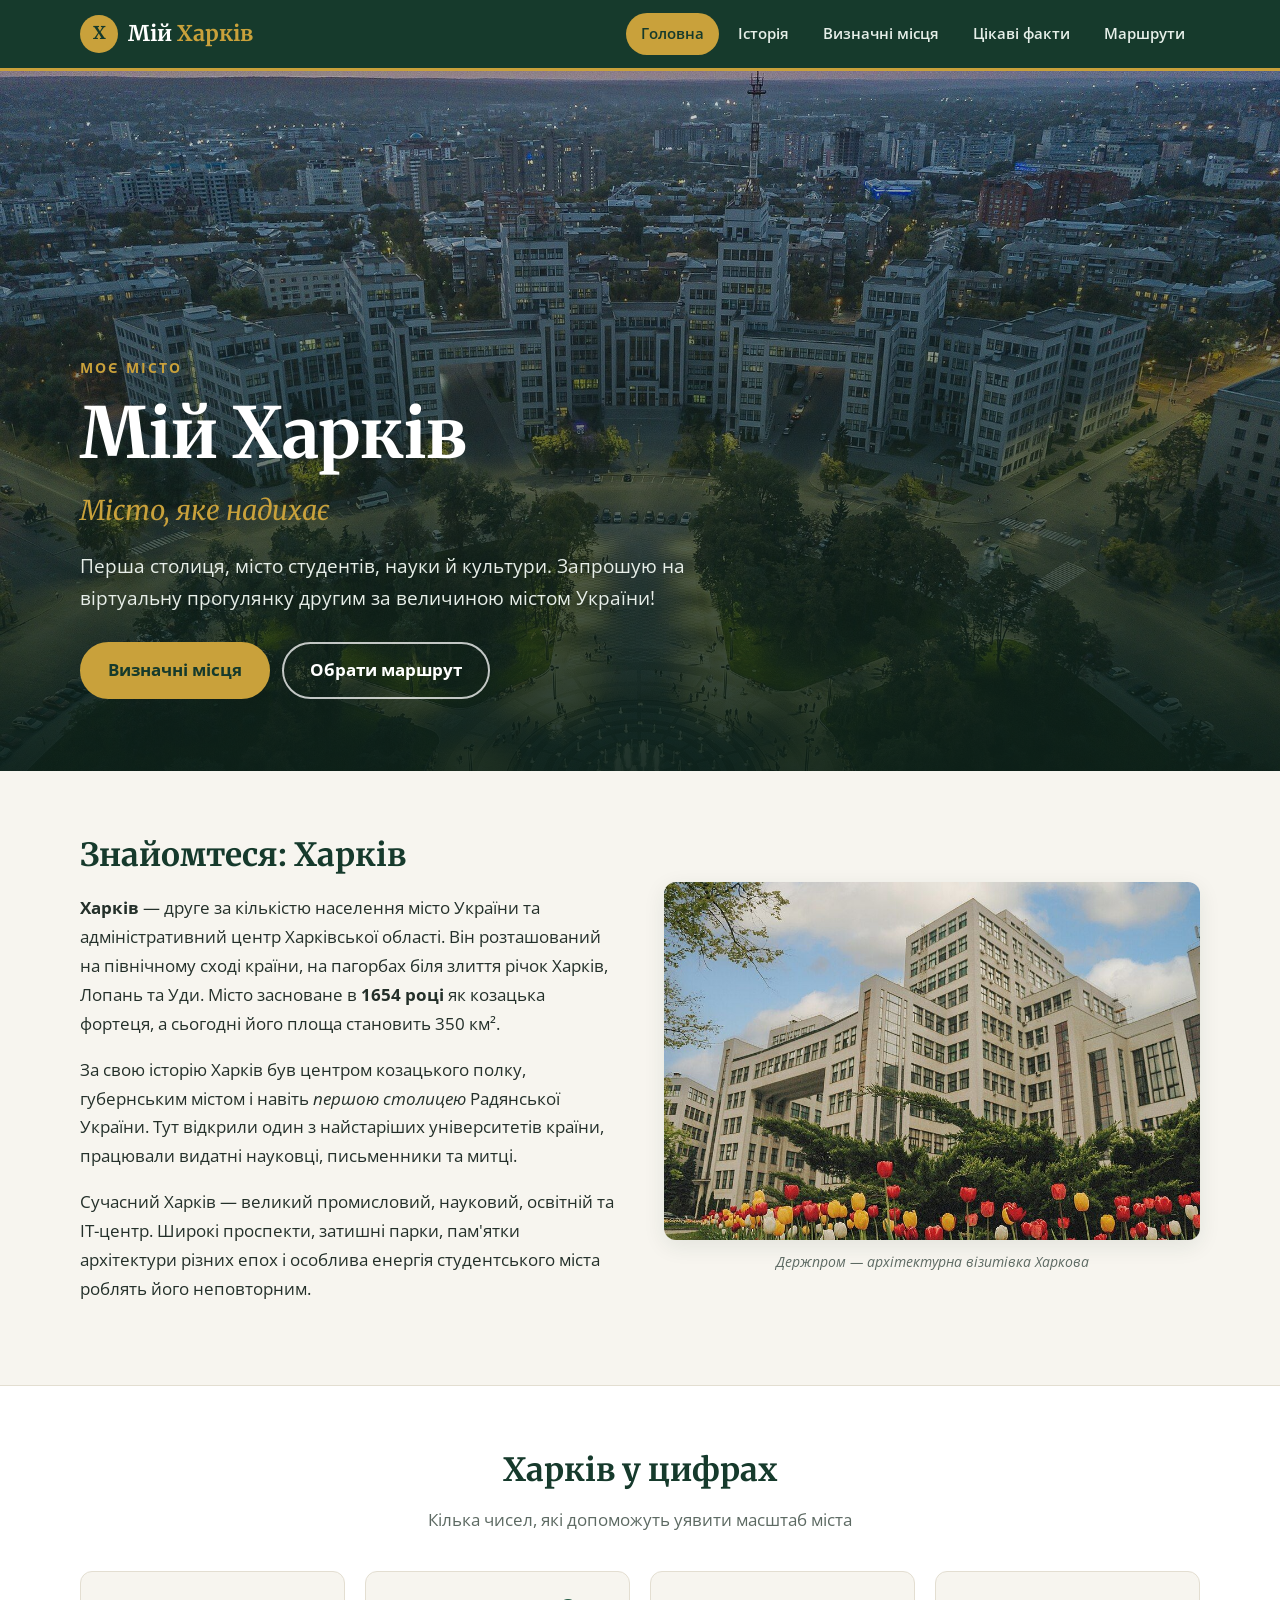
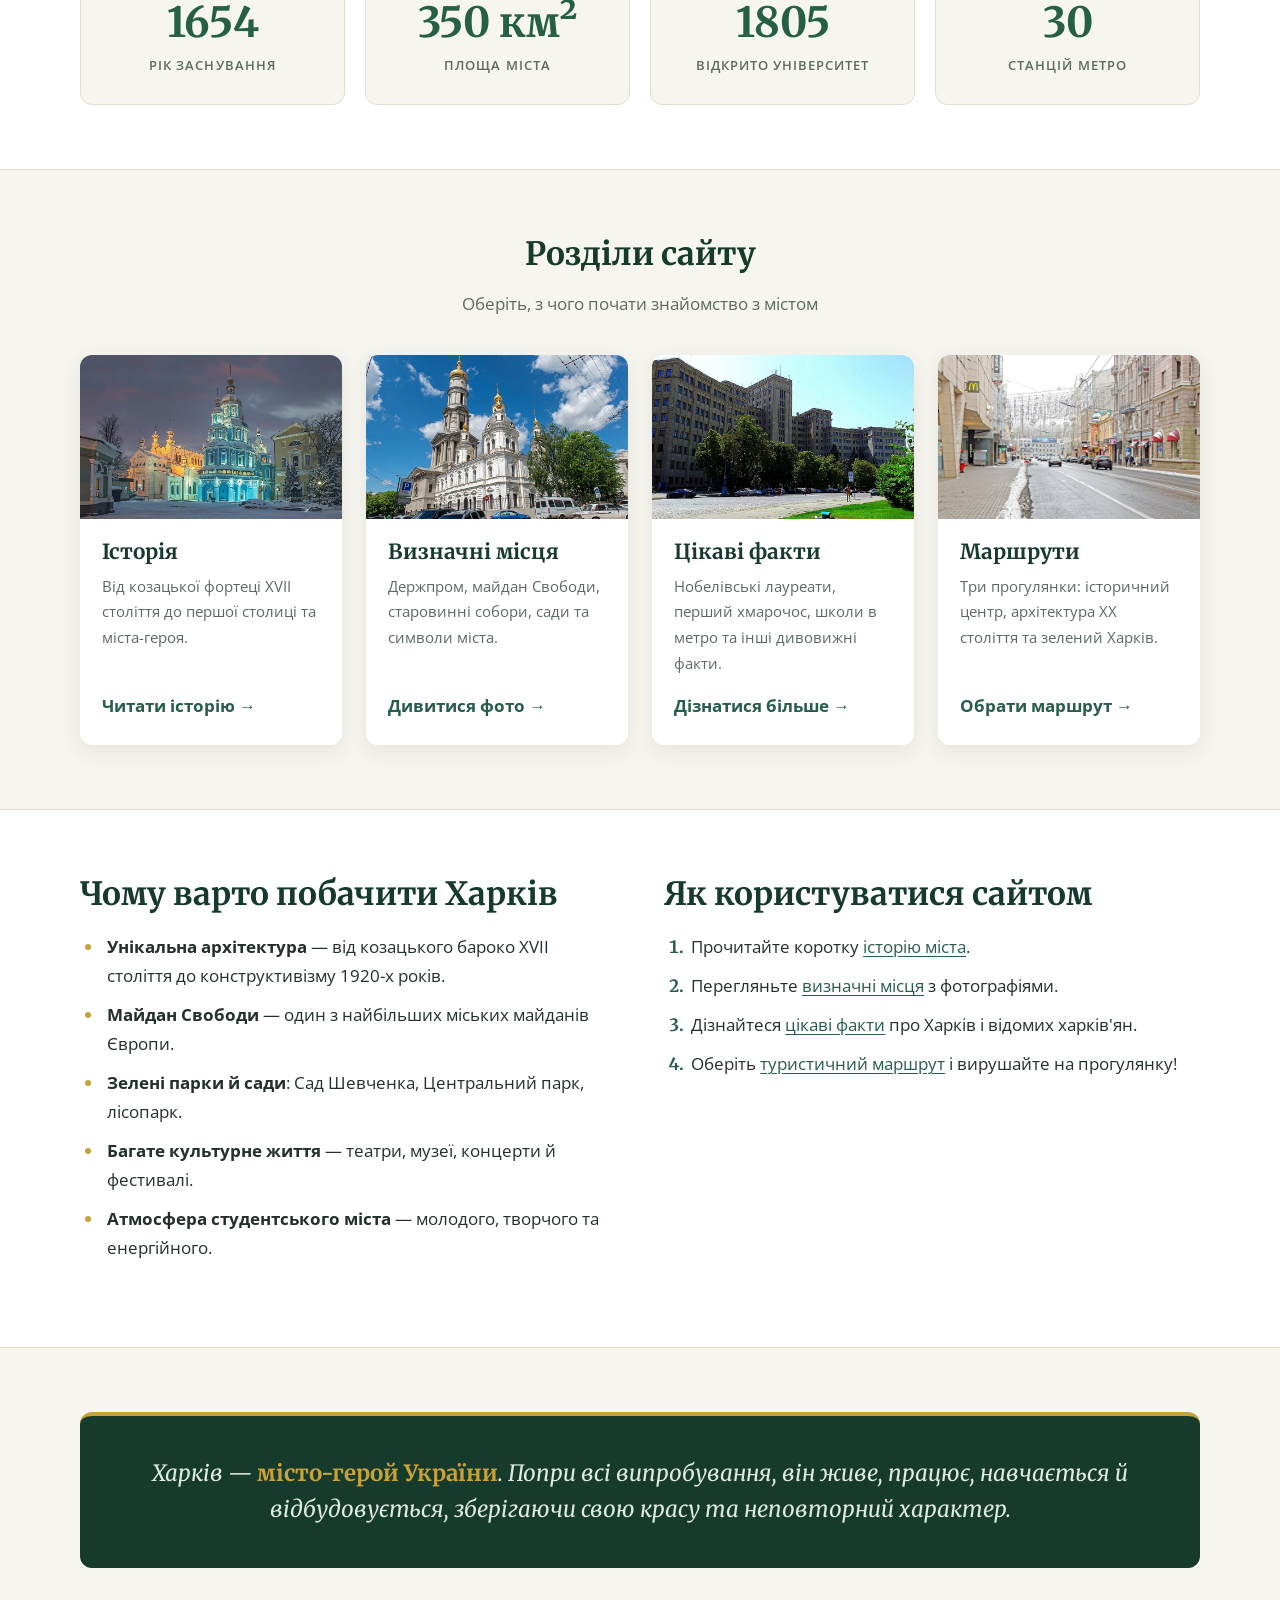
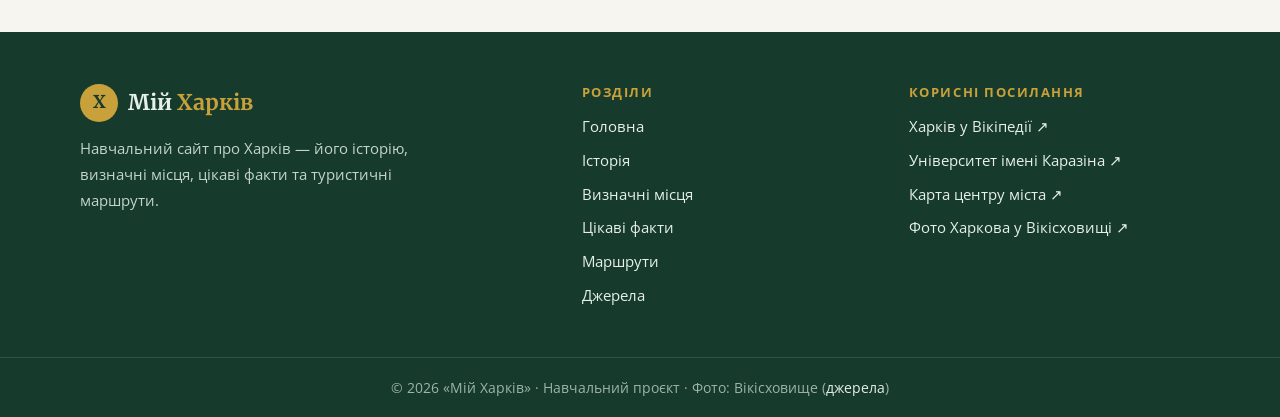
<file: index.html>
<!DOCTYPE html>
<html lang="uk">
<head>
  <meta charset="UTF-8">
  <meta name="viewport" content="width=device-width, initial-scale=1">
  <title>Мій Харків — місто, яке надихає</title>
  <meta name="description" content="«Мій Харків» — сайт про друге за величиною місто України: історія, визначні місця, цікаві факти та туристичні маршрути.">
  <link rel="icon" type="image/png" href="images/favicon.png">
  <link rel="preconnect" href="https://fonts.googleapis.com">
  <link rel="preconnect" href="https://fonts.gstatic.com" crossorigin>
  <link rel="stylesheet" href="https://fonts.googleapis.com/css2?family=Merriweather:ital,wght@0,400;0,700;1,400&family=Open+Sans:ital,wght@0,400;0,600;0,700;1,400&display=swap">
  <link rel="stylesheet" href="css/style.css">
  <script>document.documentElement.classList.add('js');</script>
  <script src="js/main.js" defer></script>
</head>
<body>
  <a class="skip-link" href="#main">Перейти до змісту</a>

  <header class="site-header">
    <div class="container header-inner">
      <a class="logo" href="index.html">
        <span class="logo-mark" aria-hidden="true">Х</span>
        <span>Мій <span class="logo-accent">Харків</span></span>
      </a>
      <nav class="main-nav" aria-label="Головне меню">
        <ul>
          <li><a href="index.html" class="active" aria-current="page">Головна</a></li>
          <li><a href="history.html">Історія</a></li>
          <li><a href="places.html">Визначні місця</a></li>
          <li><a href="facts.html">Цікаві факти</a></li>
          <li><a href="routes.html">Маршрути</a></li>
        </ul>
      </nav>
    </div>
  </header>

  <main id="main">
    <!-- Головний банер: назва сайту та короткий вступ -->
    <section class="hero">
      <div class="container hero-content">
        <p class="eyebrow">Моє місто</p>
        <h1>Мій Харків</h1>
        <p class="hero-tagline">Місто, яке надихає</p>
        <p class="hero-text">Перша столиця, місто студентів, науки й культури. Запрошую на віртуальну прогулянку другим за величиною містом України!</p>
        <div class="hero-actions">
          <a class="btn" href="places.html">Визначні місця</a>
          <a class="btn btn-outline" href="routes.html">Обрати маршрут</a>
        </div>
      </div>
    </section>

    <!-- Вступ -->
    <section class="section">
      <div class="container two-col">
        <div class="reveal">
          <h2>Знайомтеся: Харків</h2>
          <p><strong>Харків</strong> — друге за кількістю населення місто України та адміністративний центр Харківської області. Він розташований на північному сході країни, на пагорбах біля злиття річок Харків, Лопань та Уди. Місто засноване в <strong>1654 році</strong> як козацька фортеця, а сьогодні його площа становить 350 км².</p>
          <p>За свою історію Харків був центром козацького полку, губернським містом і навіть <em>першою столицею</em> Радянської України. Тут відкрили один з найстаріших університетів країни, працювали видатні науковці, письменники та митці.</p>
          <p>Сучасний Харків — великий промисловий, науковий, освітній та IT-центр. Широкі проспекти, затишні парки, пам'ятки архітектури різних епох і особлива енергія студентського міста роблять його неповторним.</p>
        </div>
        <figure class="photo reveal">
          <img src="images/derzhprom.jpg" alt="Будівля Держпрому серед весняних тюльпанів" width="960" height="640">
          <figcaption>Держпром — архітектурна візитівка Харкова</figcaption>
        </figure>
      </div>
    </section>

    <!-- Цифри -->
    <section class="section section-alt">
      <div class="container">
        <h2 class="section-title reveal">Харків у цифрах</h2>
        <p class="section-intro reveal">Кілька чисел, які допоможуть уявити масштаб міста</p>
        <div class="stats stagger">
          <div class="stat reveal">
            <div class="stat-number">1654</div>
            <div class="stat-label">рік заснування</div>
          </div>
          <div class="stat reveal">
            <div class="stat-number">350 км²</div>
            <div class="stat-label">площа міста</div>
          </div>
          <div class="stat reveal">
            <div class="stat-number">1805</div>
            <div class="stat-label">відкрито університет</div>
          </div>
          <div class="stat reveal">
            <div class="stat-number">30</div>
            <div class="stat-label">станцій метро</div>
          </div>
        </div>
      </div>
    </section>

    <!-- Розділи сайту -->
    <section class="section">
      <div class="container">
        <h2 class="section-title reveal">Розділи сайту</h2>
        <p class="section-intro reveal">Оберіть, з чого почати знайомство з містом</p>
        <div class="cards stagger">
          <div class="reveal">
            <article class="card">
              <div class="card-img">
                <img src="images/pokrovskyi-sobor.jpg" alt="Покровський собор зимового вечора" width="960" height="640" loading="lazy">
              </div>
              <div class="card-body">
                <h3>Історія</h3>
                <p>Від козацької фортеці XVII століття до першої столиці та міста-героя.</p>
                <a class="card-link" href="history.html">Читати історію →</a>
              </div>
            </article>
          </div>
          <div class="reveal">
            <article class="card">
              <div class="card-img">
                <img src="images/uspenskyi-sobor.jpg" alt="Успенський собор із високою дзвіницею" width="960" height="641" loading="lazy">
              </div>
              <div class="card-body">
                <h3>Визначні місця</h3>
                <p>Держпром, майдан Свободи, старовинні собори, сади та символи міста.</p>
                <a class="card-link" href="places.html">Дивитися фото →</a>
              </div>
            </article>
          </div>
          <div class="reveal">
            <article class="card">
              <div class="card-img">
                <img src="images/universytet.jpg" alt="Головний корпус Харківського університету" width="960" height="576" loading="lazy">
              </div>
              <div class="card-body">
                <h3>Цікаві факти</h3>
                <p>Нобелівські лауреати, перший хмарочос, школи в метро та інші дивовижні факти.</p>
                <a class="card-link" href="facts.html">Дізнатися більше →</a>
              </div>
            </article>
          </div>
          <div class="reveal">
            <article class="card">
              <div class="card-img">
                <img src="images/sumska.jpg" alt="Сумська вулиця взимку" width="1280" height="853" loading="lazy">
              </div>
              <div class="card-body">
                <h3>Маршрути</h3>
                <p>Три прогулянки: історичний центр, архітектура XX століття та зелений Харків.</p>
                <a class="card-link" href="routes.html">Обрати маршрут →</a>
              </div>
            </article>
          </div>
        </div>
      </div>
    </section>

    <!-- Списки: маркований і нумерований -->
    <section class="section section-alt">
      <div class="container two-col top">
        <div class="reveal">
          <h2>Чому варто побачити Харків</h2>
          <ul class="content-list">
            <li><strong>Унікальна архітектура</strong> — від козацького бароко XVII століття до конструктивізму 1920-х років.</li>
            <li><strong>Майдан Свободи</strong> — один з найбільших міських майданів Європи.</li>
            <li><strong>Зелені парки й сади</strong>: Сад Шевченка, Центральний парк, лісопарк.</li>
            <li><strong>Багате культурне життя</strong> — театри, музеї, концерти й фестивалі.</li>
            <li><strong>Атмосфера студентського міста</strong> — молодого, творчого та енергійного.</li>
          </ul>
        </div>
        <div class="reveal">
          <h2>Як користуватися сайтом</h2>
          <ol class="content-list">
            <li>Прочитайте коротку <a href="history.html">історію міста</a>.</li>
            <li>Перегляньте <a href="places.html">визначні місця</a> з фотографіями.</li>
            <li>Дізнайтеся <a href="facts.html">цікаві факти</a> про Харків і відомих харків'ян.</li>
            <li>Оберіть <a href="routes.html">туристичний маршрут</a> і вирушайте на прогулянку!</li>
          </ol>
        </div>
      </div>
    </section>

    <!-- Виділений блок -->
    <section class="section">
      <div class="container">
        <aside class="callout reveal">
          <p>Харків — <strong>місто-герой України</strong>. Попри всі випробування, він живе, працює, навчається й відбудовується, зберігаючи свою красу та неповторний характер.</p>
        </aside>
      </div>
    </section>
  </main>

  <footer class="site-footer">
    <div class="container footer-grid">
      <div>
        <a class="logo" href="index.html">
          <span class="logo-mark" aria-hidden="true">Х</span>
          <span>Мій <span class="logo-accent">Харків</span></span>
        </a>
        <p>Навчальний сайт про Харків — його історію, визначні місця, цікаві факти та туристичні маршрути.</p>
      </div>
      <div>
        <h2 class="footer-title">Розділи</h2>
        <ul class="footer-links">
          <li><a href="index.html">Головна</a></li>
          <li><a href="history.html">Історія</a></li>
          <li><a href="places.html">Визначні місця</a></li>
          <li><a href="facts.html">Цікаві факти</a></li>
          <li><a href="routes.html">Маршрути</a></li>
          <li><a href="sources.html">Джерела</a></li>
        </ul>
      </div>
      <div>
        <h2 class="footer-title">Корисні посилання</h2>
        <ul class="footer-links">
          <li><a href="https://uk.wikipedia.org/wiki/Харків" target="_blank" rel="noopener">Харків у Вікіпедії ↗</a></li>
          <li><a href="https://karazin.ua/" target="_blank" rel="noopener">Університет імені Каразіна ↗</a></li>
          <li><a href="https://www.openstreetmap.org/#map=15/49.9985/36.2310" target="_blank" rel="noopener">Карта центру міста ↗</a></li>
          <li><a href="https://commons.wikimedia.org/wiki/Category:Kharkiv" target="_blank" rel="noopener">Фото Харкова у Вікісховищі ↗</a></li>
        </ul>
      </div>
    </div>
    <div class="footer-bottom">
      <div class="container">
        <p>© 2026 «Мій Харків» · Навчальний проєкт · Фото: Вікісховище (<a href="sources.html">джерела</a>)</p>
      </div>
    </div>
  </footer>

  <button class="to-top" type="button" aria-label="Повернутися нагору">↑</button>
</body>
</html>
</file>
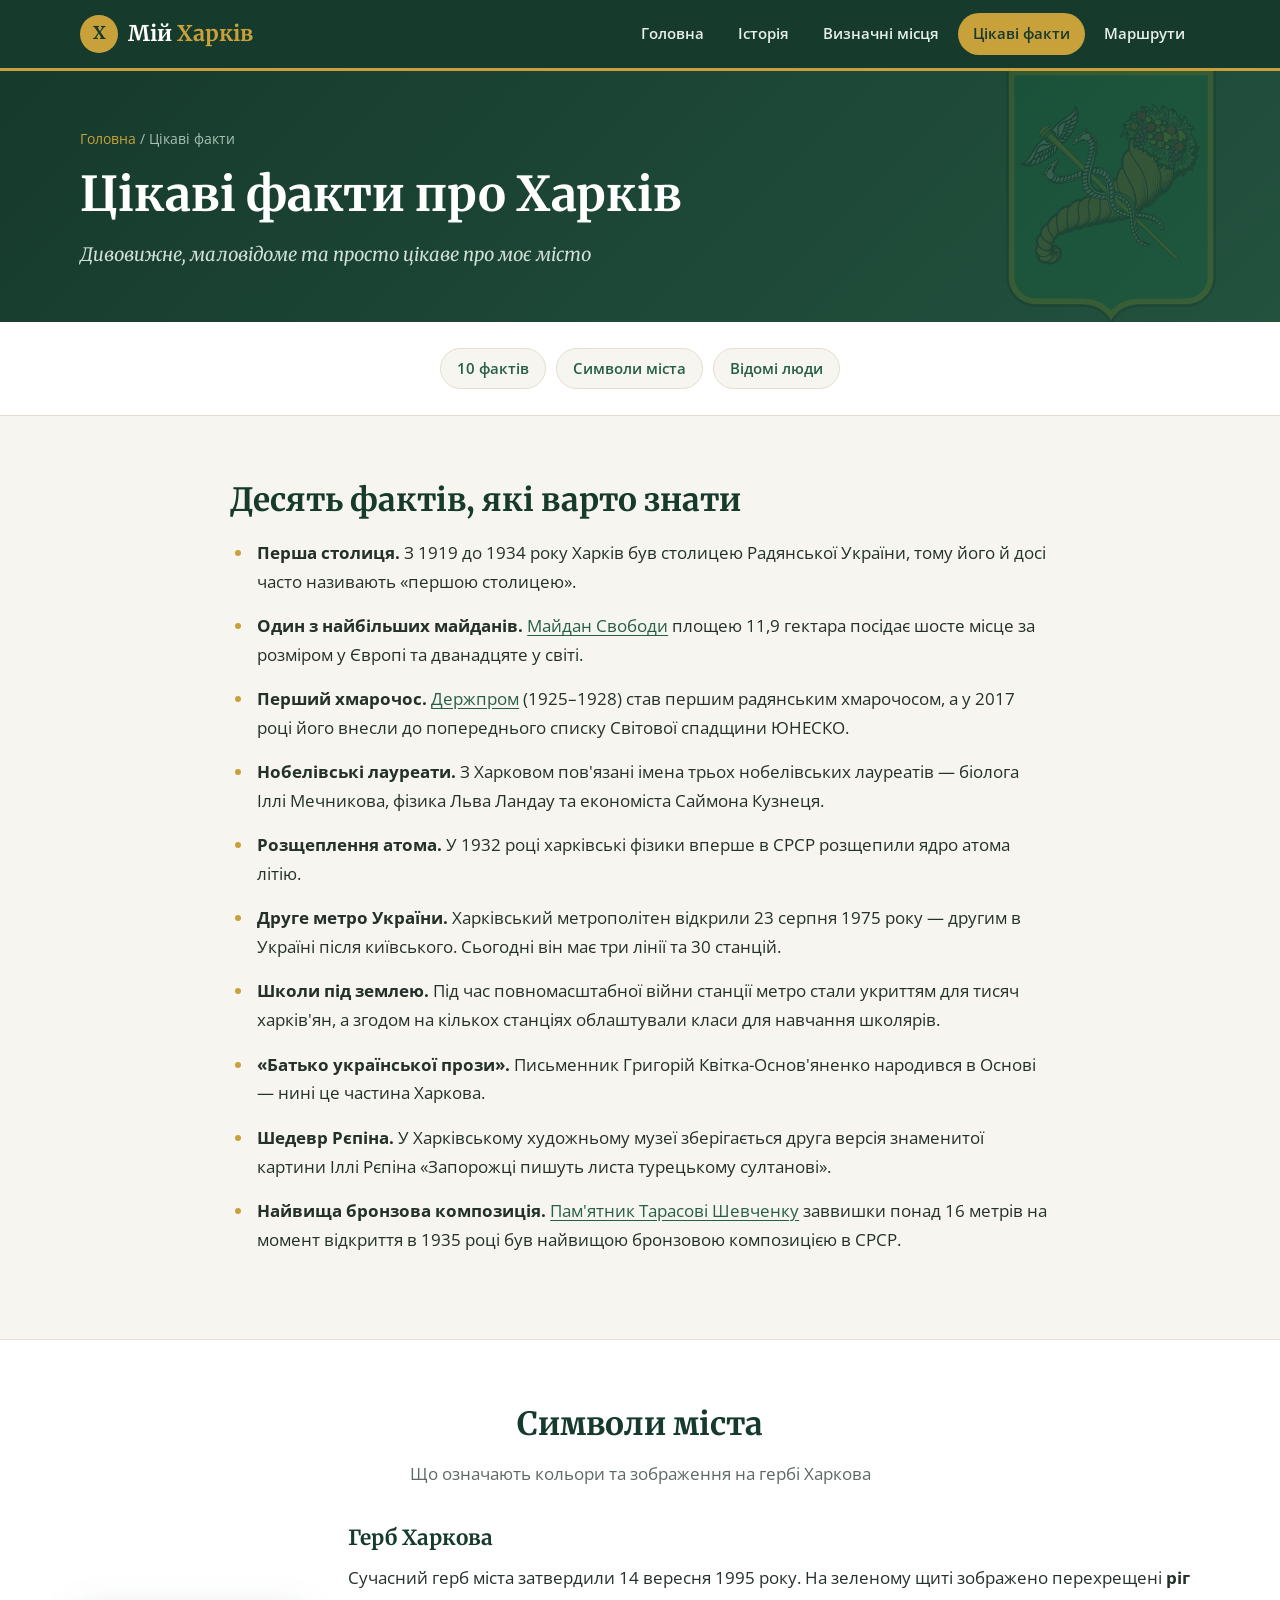
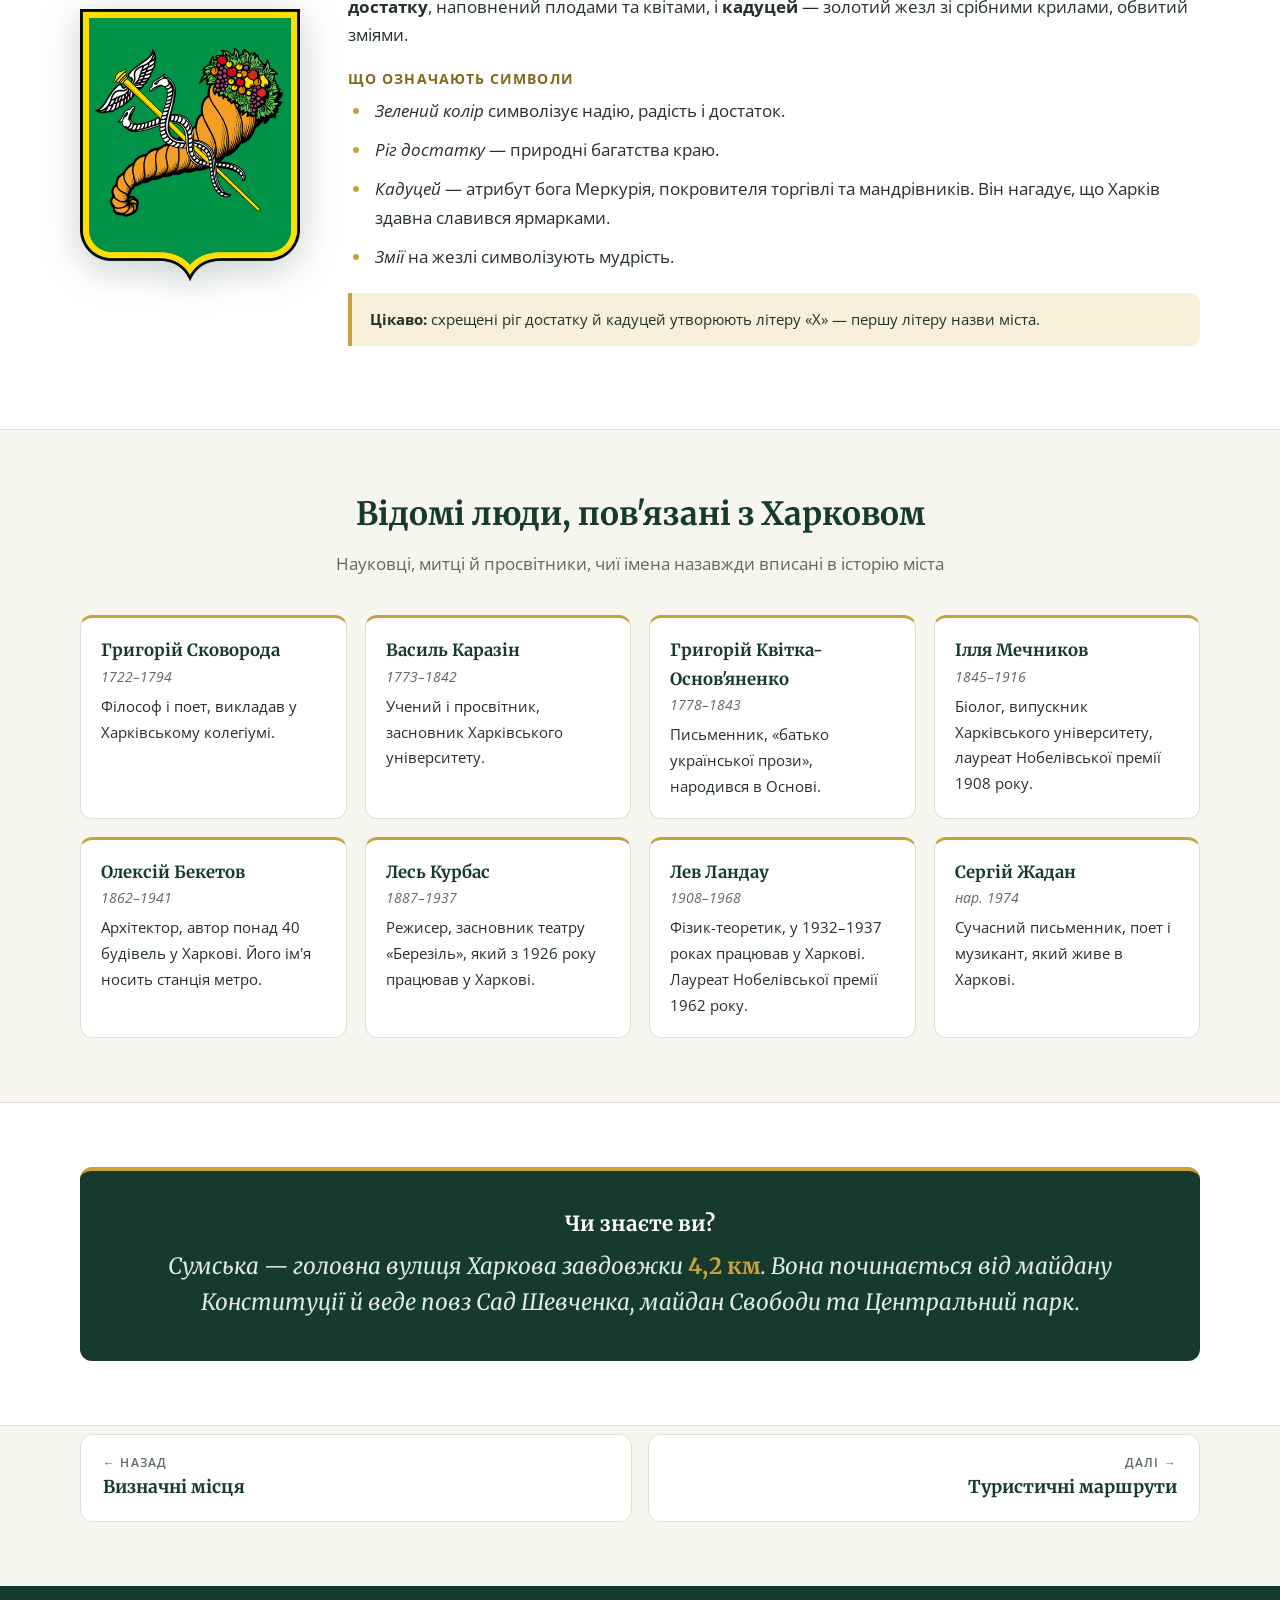
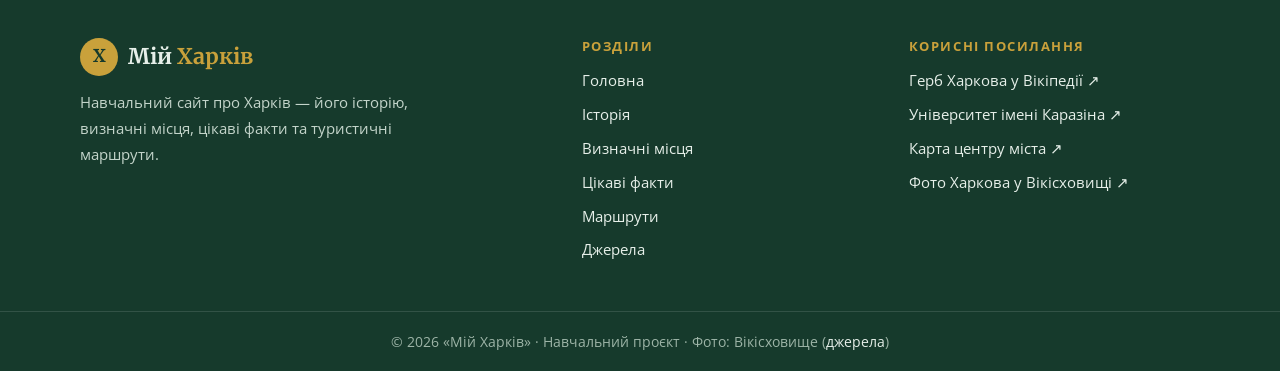
<file: facts.html>
<!DOCTYPE html>
<html lang="uk">
<head>
  <meta charset="UTF-8">
  <meta name="viewport" content="width=device-width, initial-scale=1">
  <title>Цікаві факти — Мій Харків</title>
  <meta name="description" content="Цікаві факти про Харків, символи міста та відомі люди, пов'язані з Харковом.">
  <link rel="icon" type="image/png" href="images/favicon.png">
  <link rel="preconnect" href="https://fonts.googleapis.com">
  <link rel="preconnect" href="https://fonts.gstatic.com" crossorigin>
  <link rel="stylesheet" href="https://fonts.googleapis.com/css2?family=Merriweather:ital,wght@0,400;0,700;1,400&family=Open+Sans:ital,wght@0,400;0,600;0,700;1,400&display=swap">
  <link rel="stylesheet" href="css/style.css">
  <script>document.documentElement.classList.add('js');</script>
  <script src="js/main.js" defer></script>
</head>
<body>
  <a class="skip-link" href="#main">Перейти до змісту</a>

  <header class="site-header">
    <div class="container header-inner">
      <a class="logo" href="index.html">
        <span class="logo-mark" aria-hidden="true">Х</span>
        <span>Мій <span class="logo-accent">Харків</span></span>
      </a>
      <nav class="main-nav" aria-label="Головне меню">
        <ul>
          <li><a href="index.html">Головна</a></li>
          <li><a href="history.html">Історія</a></li>
          <li><a href="places.html">Визначні місця</a></li>
          <li><a href="facts.html" class="active" aria-current="page">Цікаві факти</a></li>
          <li><a href="routes.html">Маршрути</a></li>
        </ul>
      </nav>
    </div>
  </header>

  <main id="main">
    <section class="page-header">
      <div class="container">
        <p class="breadcrumbs"><a href="index.html">Головна</a> / Цікаві факти</p>
        <h1>Цікаві факти про Харків</h1>
        <p class="lead">Дивовижне, маловідоме та просто цікаве про моє місто</p>
      </div>
    </section>

    <nav class="toc-wrap" aria-label="Зміст сторінки">
      <ul class="container toc">
        <li><a href="#fakty">10 фактів</a></li>
        <li><a href="#symvoly">Символи міста</a></li>
        <li><a href="#vidomi-liudy">Відомі люди</a></li>
      </ul>
    </nav>

    <section class="section" id="fakty">
      <div class="narrow">
        <h2 class="reveal">Десять фактів, які варто знати</h2>
        <ul class="content-list fact-list reveal">
          <li><strong>Перша столиця.</strong> З 1919 до 1934 року Харків був столицею Радянської України, тому його й досі часто називають «першою столицею».</li>
          <li><strong>Один з найбільших майданів.</strong> <a href="places.html#maidan-svobody">Майдан Свободи</a> площею 11,9 гектара посідає шосте місце за розміром у Європі та дванадцяте у світі.</li>
          <li><strong>Перший хмарочос.</strong> <a href="places.html#derzhprom">Держпром</a> (1925–1928) став першим радянським хмарочосом, а у 2017 році його внесли до попереднього списку Світової спадщини ЮНЕСКО.</li>
          <li><strong>Нобелівські лауреати.</strong> З Харковом пов'язані імена трьох нобелівських лауреатів — біолога Іллі Мечникова, фізика Льва Ландау та економіста Саймона Кузнеця.</li>
          <li><strong>Розщеплення атома.</strong> У 1932 році харківські фізики вперше в СРСР розщепили ядро атома літію.</li>
          <li><strong>Друге метро України.</strong> Харківський метрополітен відкрили 23 серпня 1975 року — другим в Україні після київського. Сьогодні він має три лінії та 30 станцій.</li>
          <li><strong>Школи під землею.</strong> Під час повномасштабної війни станції метро стали укриттям для тисяч харків'ян, а згодом на кількох станціях облаштували класи для навчання школярів.</li>
          <li><strong>«Батько української прози».</strong> Письменник Григорій Квітка-Основ'яненко народився в Основі — нині це частина Харкова.</li>
          <li><strong>Шедевр Рєпіна.</strong> У Харківському художньому музеї зберігається друга версія знаменитої картини Іллі Рєпіна «Запорожці пишуть листа турецькому султанові».</li>
          <li><strong>Найвища бронзова композиція.</strong> <a href="places.html#sad-shevchenka">Пам'ятник Тарасові Шевченку</a> заввишки понад 16 метрів на момент відкриття в 1935 році був найвищою бронзовою композицією в СРСР.</li>
        </ul>
      </div>
    </section>

    <section class="section section-alt" id="symvoly">
      <div class="container">
        <h2 class="section-title reveal">Символи міста</h2>
        <p class="section-intro reveal">Що означають кольори та зображення на гербі Харкова</p>
        <div class="emblem reveal">
          <img src="images/gerb-kharkova.png" alt="Герб Харкова: на зеленому щиті перехрещені ріг достатку та кадуцей" width="400" height="494" loading="lazy">
          <div>
            <h3>Герб Харкова</h3>
            <p>Сучасний герб міста затвердили 14 вересня 1995 року. На зеленому щиті зображено перехрещені <strong>ріг достатку</strong>, наповнений плодами та квітами, і <strong>кадуцей</strong> — золотий жезл зі срібними крилами, обвитий зміями.</p>
            <h4>Що означають символи</h4>
            <ul class="content-list">
              <li><em>Зелений колір</em> символізує надію, радість і достаток.</li>
              <li><em>Ріг достатку</em> — природні багатства краю.</li>
              <li><em>Кадуцей</em> — атрибут бога Меркурія, покровителя торгівлі та мандрівників. Він нагадує, що Харків здавна славився ярмарками.</li>
              <li><em>Змії</em> на жезлі символізують мудрість.</li>
            </ul>
            <p class="note"><strong>Цікаво:</strong> схрещені ріг достатку й кадуцей утворюють літеру «Х» — першу літеру назви міста.</p>
          </div>
        </div>
      </div>
    </section>

    <section class="section" id="vidomi-liudy">
      <div class="container">
        <h2 class="section-title reveal">Відомі люди, пов'язані з Харковом</h2>
        <p class="section-intro reveal">Науковці, митці й просвітники, чиї імена назавжди вписані в історію міста</p>
        <ul class="people stagger">
          <li class="reveal">
            <span class="name">Григорій Сковорода</span>
            <span class="years">1722–1794</span>
            <p>Філософ і поет, викладав у Харківському колегіумі.</p>
          </li>
          <li class="reveal">
            <span class="name">Василь Каразін</span>
            <span class="years">1773–1842</span>
            <p>Учений і просвітник, засновник Харківського університету.</p>
          </li>
          <li class="reveal">
            <span class="name">Григорій Квітка-Основ'яненко</span>
            <span class="years">1778–1843</span>
            <p>Письменник, «батько української прози», народився в Основі.</p>
          </li>
          <li class="reveal">
            <span class="name">Ілля Мечников</span>
            <span class="years">1845–1916</span>
            <p>Біолог, випускник Харківського університету, лауреат Нобелівської премії 1908 року.</p>
          </li>
          <li class="reveal">
            <span class="name">Олексій Бекетов</span>
            <span class="years">1862–1941</span>
            <p>Архітектор, автор понад 40 будівель у Харкові. Його ім'я носить станція метро.</p>
          </li>
          <li class="reveal">
            <span class="name">Лесь Курбас</span>
            <span class="years">1887–1937</span>
            <p>Режисер, засновник театру «Березіль», який з 1926 року працював у Харкові.</p>
          </li>
          <li class="reveal">
            <span class="name">Лев Ландау</span>
            <span class="years">1908–1968</span>
            <p>Фізик-теоретик, у 1932–1937 роках працював у Харкові. Лауреат Нобелівської премії 1962 року.</p>
          </li>
          <li class="reveal">
            <span class="name">Сергій Жадан</span>
            <span class="years">нар. 1974</span>
            <p>Сучасний письменник, поет і музикант, який живе в Харкові.</p>
          </li>
        </ul>
      </div>
    </section>

    <section class="section section-alt">
      <div class="container">
        <aside class="callout reveal">
          <h3>Чи знаєте ви?</h3>
          <p>Сумська — головна вулиця Харкова завдовжки <strong>4,2 км</strong>. Вона починається від майдану Конституції й веде повз Сад Шевченка, майдан Свободи та Центральний парк.</p>
        </aside>
      </div>
    </section>

    <nav class="container page-nav" aria-label="Перехід між сторінками">
      <a class="prev" href="places.html"><small>← Назад</small><span>Визначні місця</span></a>
      <a class="next" href="routes.html"><small>Далі →</small><span>Туристичні маршрути</span></a>
    </nav>
  </main>

  <footer class="site-footer">
    <div class="container footer-grid">
      <div>
        <a class="logo" href="index.html">
          <span class="logo-mark" aria-hidden="true">Х</span>
          <span>Мій <span class="logo-accent">Харків</span></span>
        </a>
        <p>Навчальний сайт про Харків — його історію, визначні місця, цікаві факти та туристичні маршрути.</p>
      </div>
      <div>
        <h2 class="footer-title">Розділи</h2>
        <ul class="footer-links">
          <li><a href="index.html">Головна</a></li>
          <li><a href="history.html">Історія</a></li>
          <li><a href="places.html">Визначні місця</a></li>
          <li><a href="facts.html">Цікаві факти</a></li>
          <li><a href="routes.html">Маршрути</a></li>
          <li><a href="sources.html">Джерела</a></li>
        </ul>
      </div>
      <div>
        <h2 class="footer-title">Корисні посилання</h2>
        <ul class="footer-links">
          <li><a href="https://uk.wikipedia.org/wiki/Герб_Харкова" target="_blank" rel="noopener">Герб Харкова у Вікіпедії ↗</a></li>
          <li><a href="https://karazin.ua/" target="_blank" rel="noopener">Університет імені Каразіна ↗</a></li>
          <li><a href="https://www.openstreetmap.org/#map=15/49.9985/36.2310" target="_blank" rel="noopener">Карта центру міста ↗</a></li>
          <li><a href="https://commons.wikimedia.org/wiki/Category:Kharkiv" target="_blank" rel="noopener">Фото Харкова у Вікісховищі ↗</a></li>
        </ul>
      </div>
    </div>
    <div class="footer-bottom">
      <div class="container">
        <p>© 2026 «Мій Харків» · Навчальний проєкт · Фото: Вікісховище (<a href="sources.html">джерела</a>)</p>
      </div>
    </div>
  </footer>

  <button class="to-top" type="button" aria-label="Повернутися нагору">↑</button>
</body>
</html>
</file>
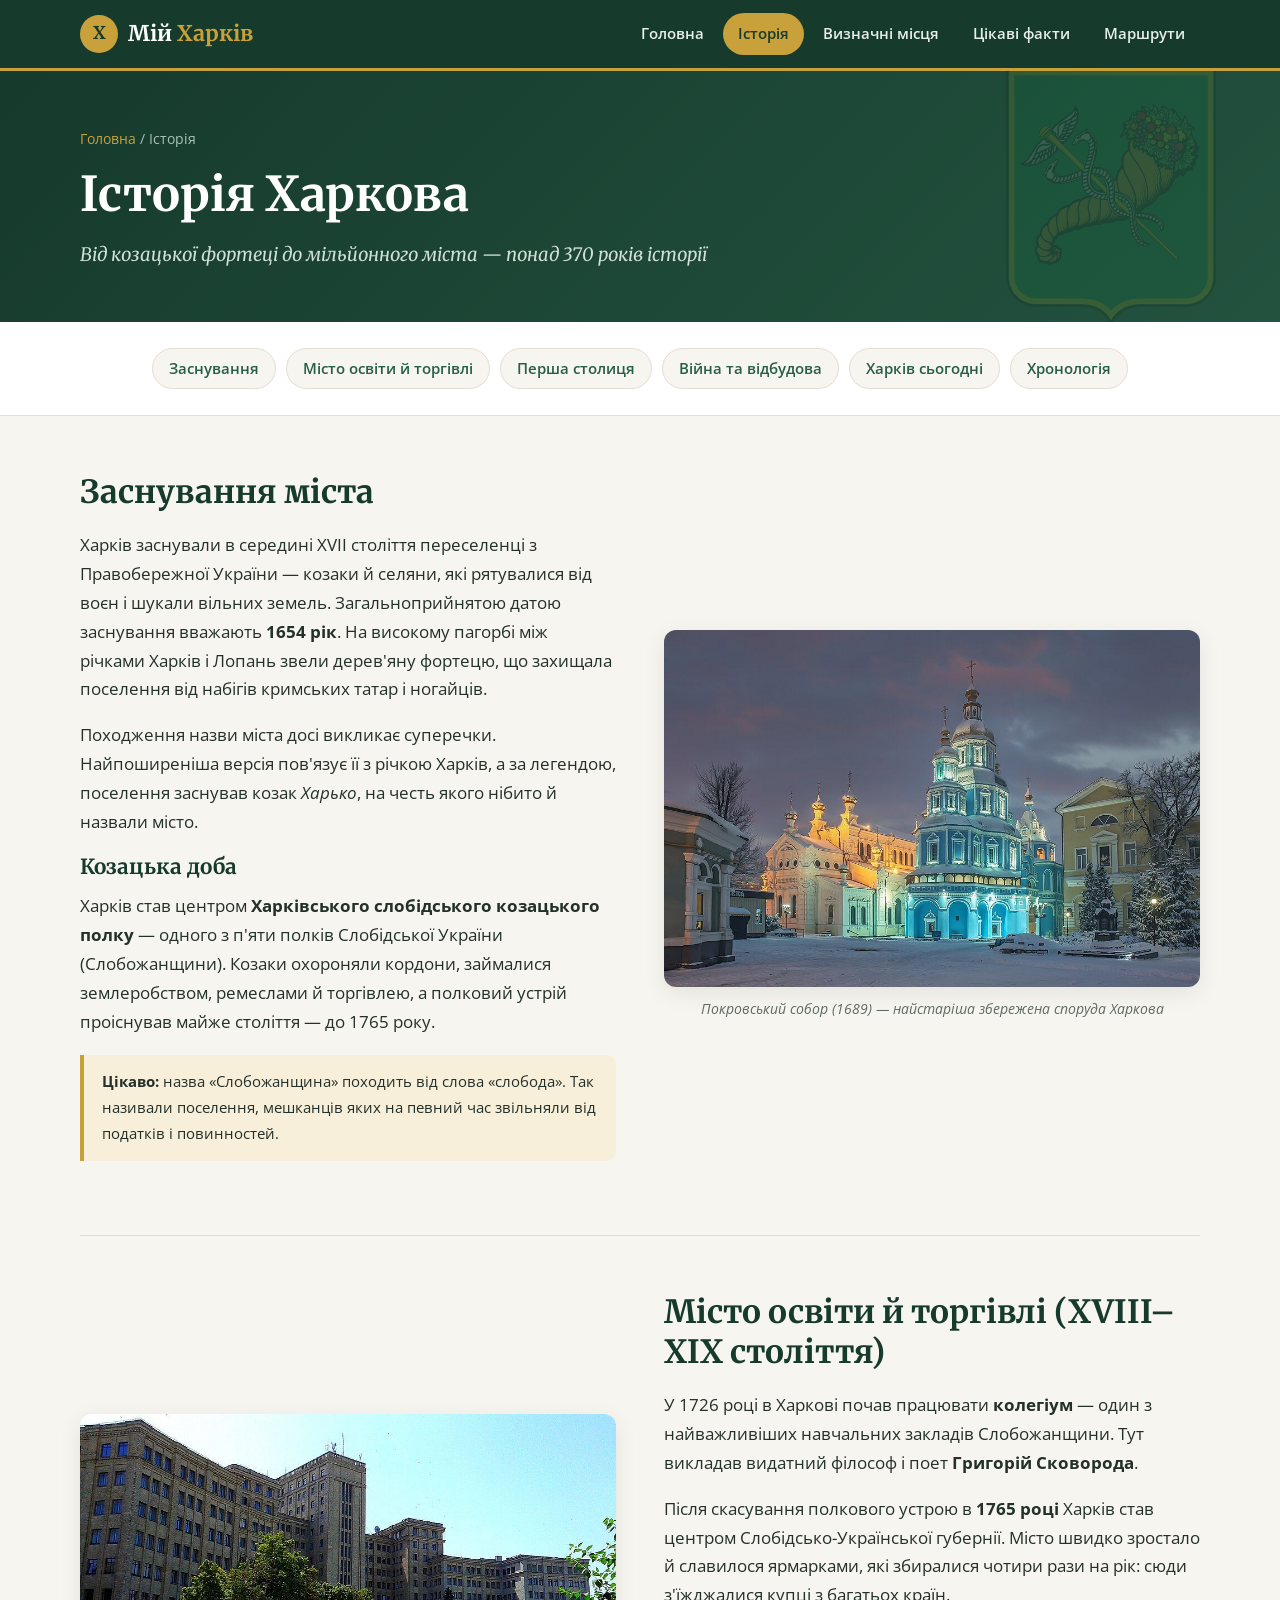
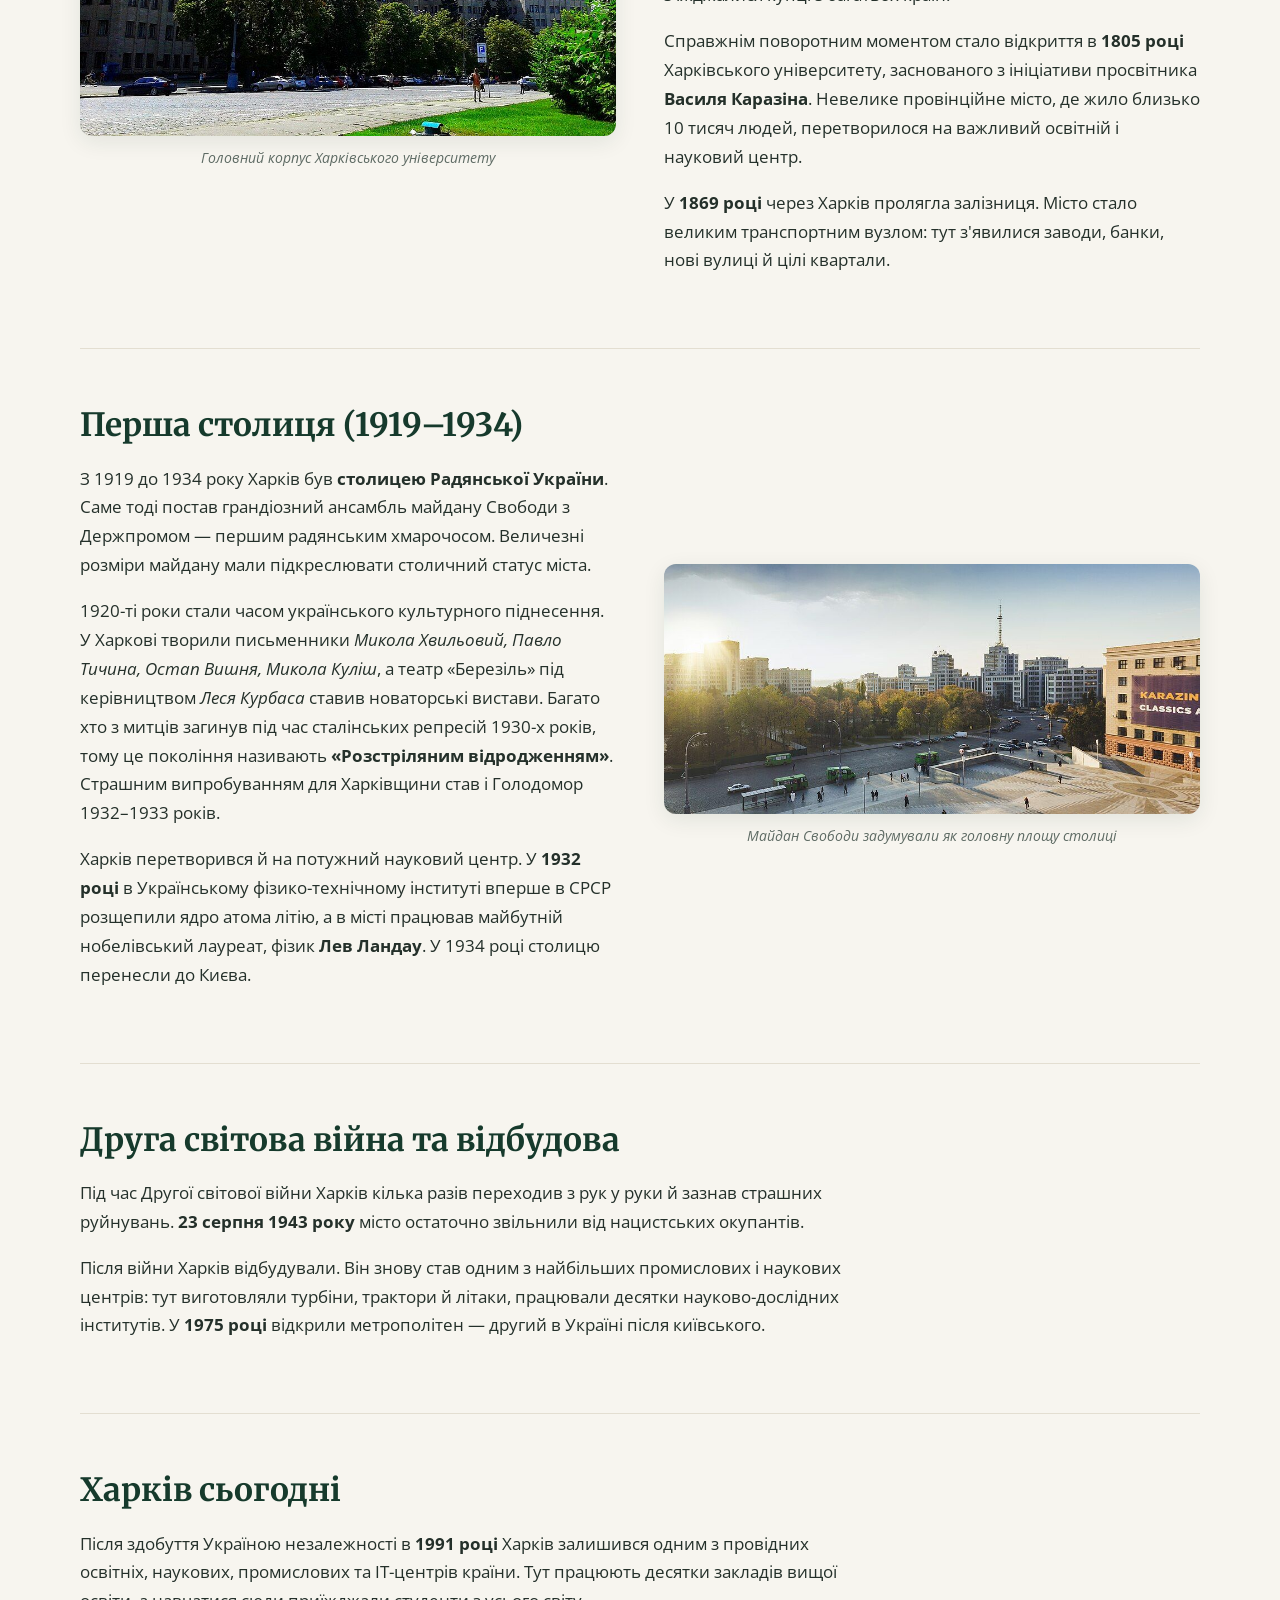
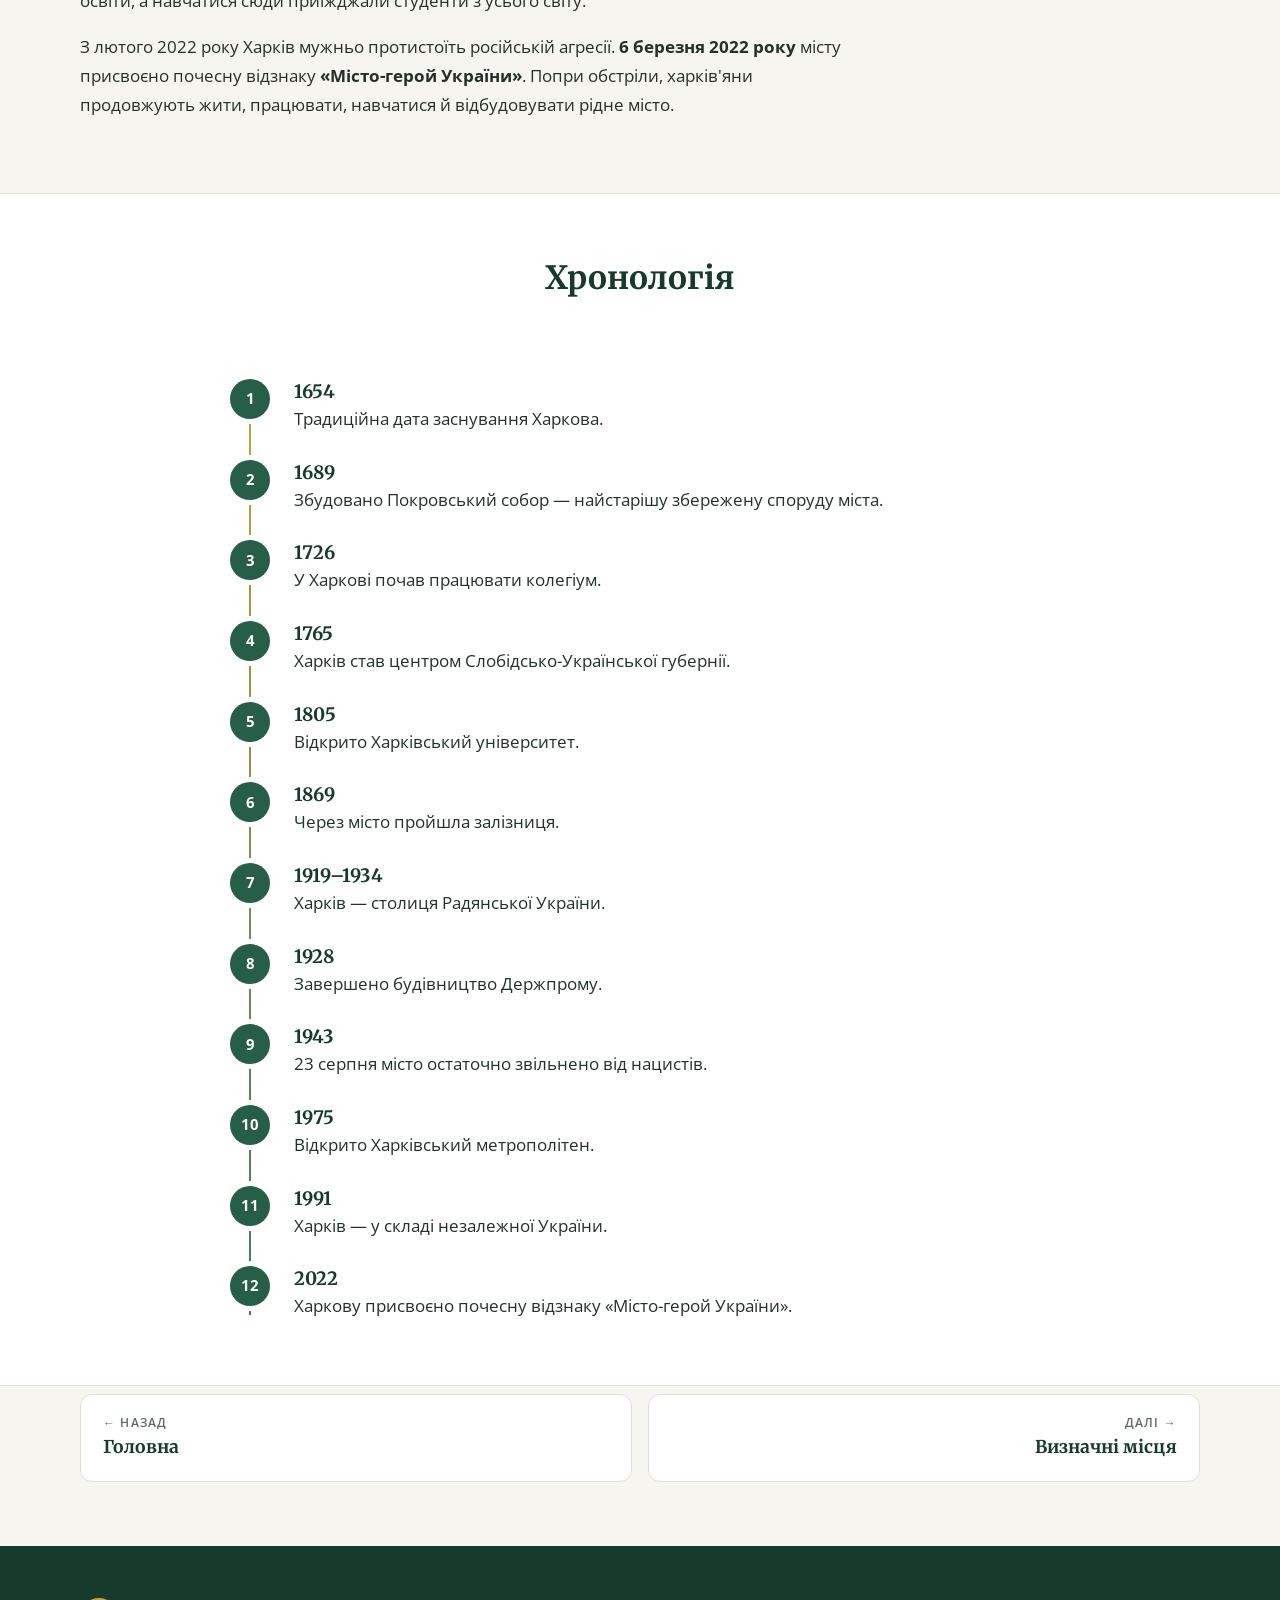
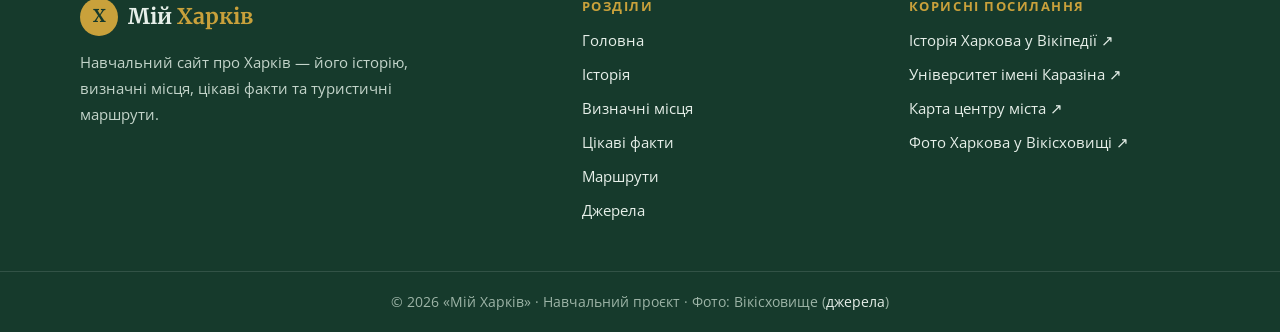
<file: history.html>
<!DOCTYPE html>
<html lang="uk">
<head>
  <meta charset="UTF-8">
  <meta name="viewport" content="width=device-width, initial-scale=1">
  <title>Історія Харкова — Мій Харків</title>
  <meta name="description" content="Історія Харкова: від козацької фортеці 1654 року до першої столиці та міста-героя.">
  <link rel="icon" type="image/png" href="images/favicon.png">
  <link rel="preconnect" href="https://fonts.googleapis.com">
  <link rel="preconnect" href="https://fonts.gstatic.com" crossorigin>
  <link rel="stylesheet" href="https://fonts.googleapis.com/css2?family=Merriweather:ital,wght@0,400;0,700;1,400&family=Open+Sans:ital,wght@0,400;0,600;0,700;1,400&display=swap">
  <link rel="stylesheet" href="css/style.css">
  <script>document.documentElement.classList.add('js');</script>
  <script src="js/main.js" defer></script>
</head>
<body>
  <a class="skip-link" href="#main">Перейти до змісту</a>

  <header class="site-header">
    <div class="container header-inner">
      <a class="logo" href="index.html">
        <span class="logo-mark" aria-hidden="true">Х</span>
        <span>Мій <span class="logo-accent">Харків</span></span>
      </a>
      <nav class="main-nav" aria-label="Головне меню">
        <ul>
          <li><a href="index.html">Головна</a></li>
          <li><a href="history.html" class="active" aria-current="page">Історія</a></li>
          <li><a href="places.html">Визначні місця</a></li>
          <li><a href="facts.html">Цікаві факти</a></li>
          <li><a href="routes.html">Маршрути</a></li>
        </ul>
      </nav>
    </div>
  </header>

  <main id="main">
    <section class="page-header">
      <div class="container">
        <p class="breadcrumbs"><a href="index.html">Головна</a> / Історія</p>
        <h1>Історія Харкова</h1>
        <p class="lead">Від козацької фортеці до мільйонного міста — понад 370 років історії</p>
      </div>
    </section>

    <nav class="toc-wrap" aria-label="Зміст сторінки">
      <ul class="container toc">
        <li><a href="#zasnuvannia">Заснування</a></li>
        <li><a href="#osvita">Місто освіти й торгівлі</a></li>
        <li><a href="#stolytsia">Перша столиця</a></li>
        <li><a href="#viina">Війна та відбудова</a></li>
        <li><a href="#sohodni">Харків сьогодні</a></li>
        <li><a href="#khronolohiia">Хронологія</a></li>
      </ul>
    </nav>

    <div class="container">
      <section class="text-block two-col reveal" id="zasnuvannia">
        <div>
          <h2>Заснування міста</h2>
          <p>Харків заснували в середині XVII століття переселенці з Правобережної України — козаки й селяни, які рятувалися від воєн і шукали вільних земель. Загальноприйнятою датою заснування вважають <strong>1654 рік</strong>. На високому пагорбі між річками Харків і Лопань звели дерев'яну фортецю, що захищала поселення від набігів кримських татар і ногайців.</p>
          <p>Походження назви міста досі викликає суперечки. Найпоширеніша версія пов'язує її з річкою Харків, а за легендою, поселення заснував козак <em>Харько</em>, на честь якого нібито й назвали місто.</p>
          <h3>Козацька доба</h3>
          <p>Харків став центром <strong>Харківського слобідського козацького полку</strong> — одного з п'яти полків Слобідської України (Слобожанщини). Козаки охороняли кордони, займалися землеробством, ремеслами й торгівлею, а полковий устрій проіснував майже століття — до 1765 року.</p>
          <p class="note"><strong>Цікаво:</strong> назва «Слобожанщина» походить від слова «слобода». Так називали поселення, мешканців яких на певний час звільняли від податків і повинностей.</p>
        </div>
        <figure class="photo">
          <img src="images/pokrovskyi-sobor.jpg" alt="Покровський собор, освітлений зимового вечора" width="960" height="640" loading="lazy">
          <figcaption>Покровський собор (1689) — найстаріша збережена споруда Харкова</figcaption>
        </figure>
      </section>

      <section class="text-block two-col reveal" id="osvita">
        <figure class="photo">
          <img src="images/universytet.jpg" alt="Головний корпус Харківського університету на майдані Свободи" width="960" height="576" loading="lazy">
          <figcaption>Головний корпус Харківського університету</figcaption>
        </figure>
        <div>
          <h2>Місто освіти й торгівлі (XVIII–XIX століття)</h2>
          <p>У 1726 році в Харкові почав працювати <strong>колегіум</strong> — один з найважливіших навчальних закладів Слобожанщини. Тут викладав видатний філософ і поет <strong>Григорій Сковорода</strong>.</p>
          <p>Після скасування полкового устрою в <strong>1765 році</strong> Харків став центром Слобідсько-Української губернії. Місто швидко зростало й славилося ярмарками, які збиралися чотири рази на рік: сюди з'їжджалися купці з багатьох країн.</p>
          <p>Справжнім поворотним моментом стало відкриття в <strong>1805 році</strong> Харківського університету, заснованого з ініціативи просвітника <strong>Василя Каразіна</strong>. Невелике провінційне місто, де жило близько 10 тисяч людей, перетворилося на важливий освітній і науковий центр.</p>
          <p>У <strong>1869 році</strong> через Харків пролягла залізниця. Місто стало великим транспортним вузлом: тут з'явилися заводи, банки, нові вулиці й цілі квартали.</p>
        </div>
      </section>

      <section class="text-block two-col reveal" id="stolytsia">
        <div>
          <h2>Перша столиця (1919–1934)</h2>
          <p>З 1919 до 1934 року Харків був <strong>столицею Радянської України</strong>. Саме тоді постав грандіозний ансамбль майдану Свободи з Держпромом — першим радянським хмарочосом. Величезні розміри майдану мали підкреслювати столичний статус міста.</p>
          <p>1920-ті роки стали часом українського культурного піднесення. У Харкові творили письменники <em>Микола Хвильовий, Павло Тичина, Остап Вишня, Микола Куліш</em>, а театр «Березіль» під керівництвом <em>Леся Курбаса</em> ставив новаторські вистави. Багато хто з митців загинув під час сталінських репресій 1930-х років, тому це покоління називають <strong>«Розстріляним відродженням»</strong>. Страшним випробуванням для Харківщини став і Голодомор 1932–1933 років.</p>
          <p>Харків перетворився й на потужний науковий центр. У <strong>1932 році</strong> в Українському фізико-технічному інституті вперше в СРСР розщепили ядро атома літію, а в місті працював майбутній нобелівський лауреат, фізик <strong>Лев Ландау</strong>. У 1934 році столицю перенесли до Києва.</p>
        </div>
        <figure class="photo">
          <img src="images/maidan-svobody.jpg" alt="Майдан Свободи з Держпромом удалині" width="960" height="447" loading="lazy">
          <figcaption>Майдан Свободи задумували як головну площу столиці</figcaption>
        </figure>
      </section>

      <section class="text-block reveal" id="viina">
        <div class="measure">
          <h2>Друга світова війна та відбудова</h2>
          <p>Під час Другої світової війни Харків кілька разів переходив з рук у руки й зазнав страшних руйнувань. <strong>23 серпня 1943 року</strong> місто остаточно звільнили від нацистських окупантів.</p>
          <p>Після війни Харків відбудували. Він знову став одним з найбільших промислових і наукових центрів: тут виготовляли турбіни, трактори й літаки, працювали десятки науково-дослідних інститутів. У <strong>1975 році</strong> відкрили метрополітен — другий в Україні після київського.</p>
        </div>
      </section>

      <section class="text-block reveal" id="sohodni">
        <div class="measure">
          <h2>Харків сьогодні</h2>
          <p>Після здобуття Україною незалежності в <strong>1991 році</strong> Харків залишився одним з провідних освітніх, наукових, промислових та IT-центрів країни. Тут працюють десятки закладів вищої освіти, а навчатися сюди приїжджали студенти з усього світу.</p>
          <p>З лютого 2022 року Харків мужньо протистоїть російській агресії. <strong>6 березня 2022 року</strong> місту присвоєно почесну відзнаку <strong>«Місто-герой України»</strong>. Попри обстріли, харків'яни продовжують жити, працювати, навчатися й відбудовувати рідне місто.</p>
        </div>
      </section>
    </div>

    <section class="section section-alt" id="khronolohiia">
      <div class="narrow">
        <h2 class="section-title reveal">Хронологія</h2>
        <p class="section-intro reveal">Найважливіші події в історії міста</p>
        <ol class="timeline reveal">
          <li><span class="year">1654</span>Традиційна дата заснування Харкова.</li>
          <li><span class="year">1689</span>Збудовано Покровський собор — найстарішу збережену споруду міста.</li>
          <li><span class="year">1726</span>У Харкові почав працювати колегіум.</li>
          <li><span class="year">1765</span>Харків став центром Слобідсько-Української губернії.</li>
          <li><span class="year">1805</span>Відкрито Харківський університет.</li>
          <li><span class="year">1869</span>Через місто пройшла залізниця.</li>
          <li><span class="year">1919–1934</span>Харків — столиця Радянської України.</li>
          <li><span class="year">1928</span>Завершено будівництво Держпрому.</li>
          <li><span class="year">1943</span>23 серпня місто остаточно звільнено від нацистів.</li>
          <li><span class="year">1975</span>Відкрито Харківський метрополітен.</li>
          <li><span class="year">1991</span>Харків — у складі незалежної України.</li>
          <li><span class="year">2022</span>Харкову присвоєно почесну відзнаку «Місто-герой України».</li>
        </ol>
      </div>
    </section>

    <nav class="container page-nav" aria-label="Перехід між сторінками">
      <a class="prev" href="index.html"><small>← Назад</small><span>Головна</span></a>
      <a class="next" href="places.html"><small>Далі →</small><span>Визначні місця</span></a>
    </nav>
  </main>

  <footer class="site-footer">
    <div class="container footer-grid">
      <div>
        <a class="logo" href="index.html">
          <span class="logo-mark" aria-hidden="true">Х</span>
          <span>Мій <span class="logo-accent">Харків</span></span>
        </a>
        <p>Навчальний сайт про Харків — його історію, визначні місця, цікаві факти та туристичні маршрути.</p>
      </div>
      <div>
        <h2 class="footer-title">Розділи</h2>
        <ul class="footer-links">
          <li><a href="index.html">Головна</a></li>
          <li><a href="history.html">Історія</a></li>
          <li><a href="places.html">Визначні місця</a></li>
          <li><a href="facts.html">Цікаві факти</a></li>
          <li><a href="routes.html">Маршрути</a></li>
          <li><a href="sources.html">Джерела</a></li>
        </ul>
      </div>
      <div>
        <h2 class="footer-title">Корисні посилання</h2>
        <ul class="footer-links">
          <li><a href="https://uk.wikipedia.org/wiki/Історія_Харкова" target="_blank" rel="noopener">Історія Харкова у Вікіпедії ↗</a></li>
          <li><a href="https://karazin.ua/" target="_blank" rel="noopener">Університет імені Каразіна ↗</a></li>
          <li><a href="https://www.openstreetmap.org/#map=15/49.9985/36.2310" target="_blank" rel="noopener">Карта центру міста ↗</a></li>
          <li><a href="https://commons.wikimedia.org/wiki/Category:Kharkiv" target="_blank" rel="noopener">Фото Харкова у Вікісховищі ↗</a></li>
        </ul>
      </div>
    </div>
    <div class="footer-bottom">
      <div class="container">
        <p>© 2026 «Мій Харків» · Навчальний проєкт · Фото: Вікісховище (<a href="sources.html">джерела</a>)</p>
      </div>
    </div>
  </footer>

  <button class="to-top" type="button" aria-label="Повернутися нагору">↑</button>
</body>
</html>
</file>
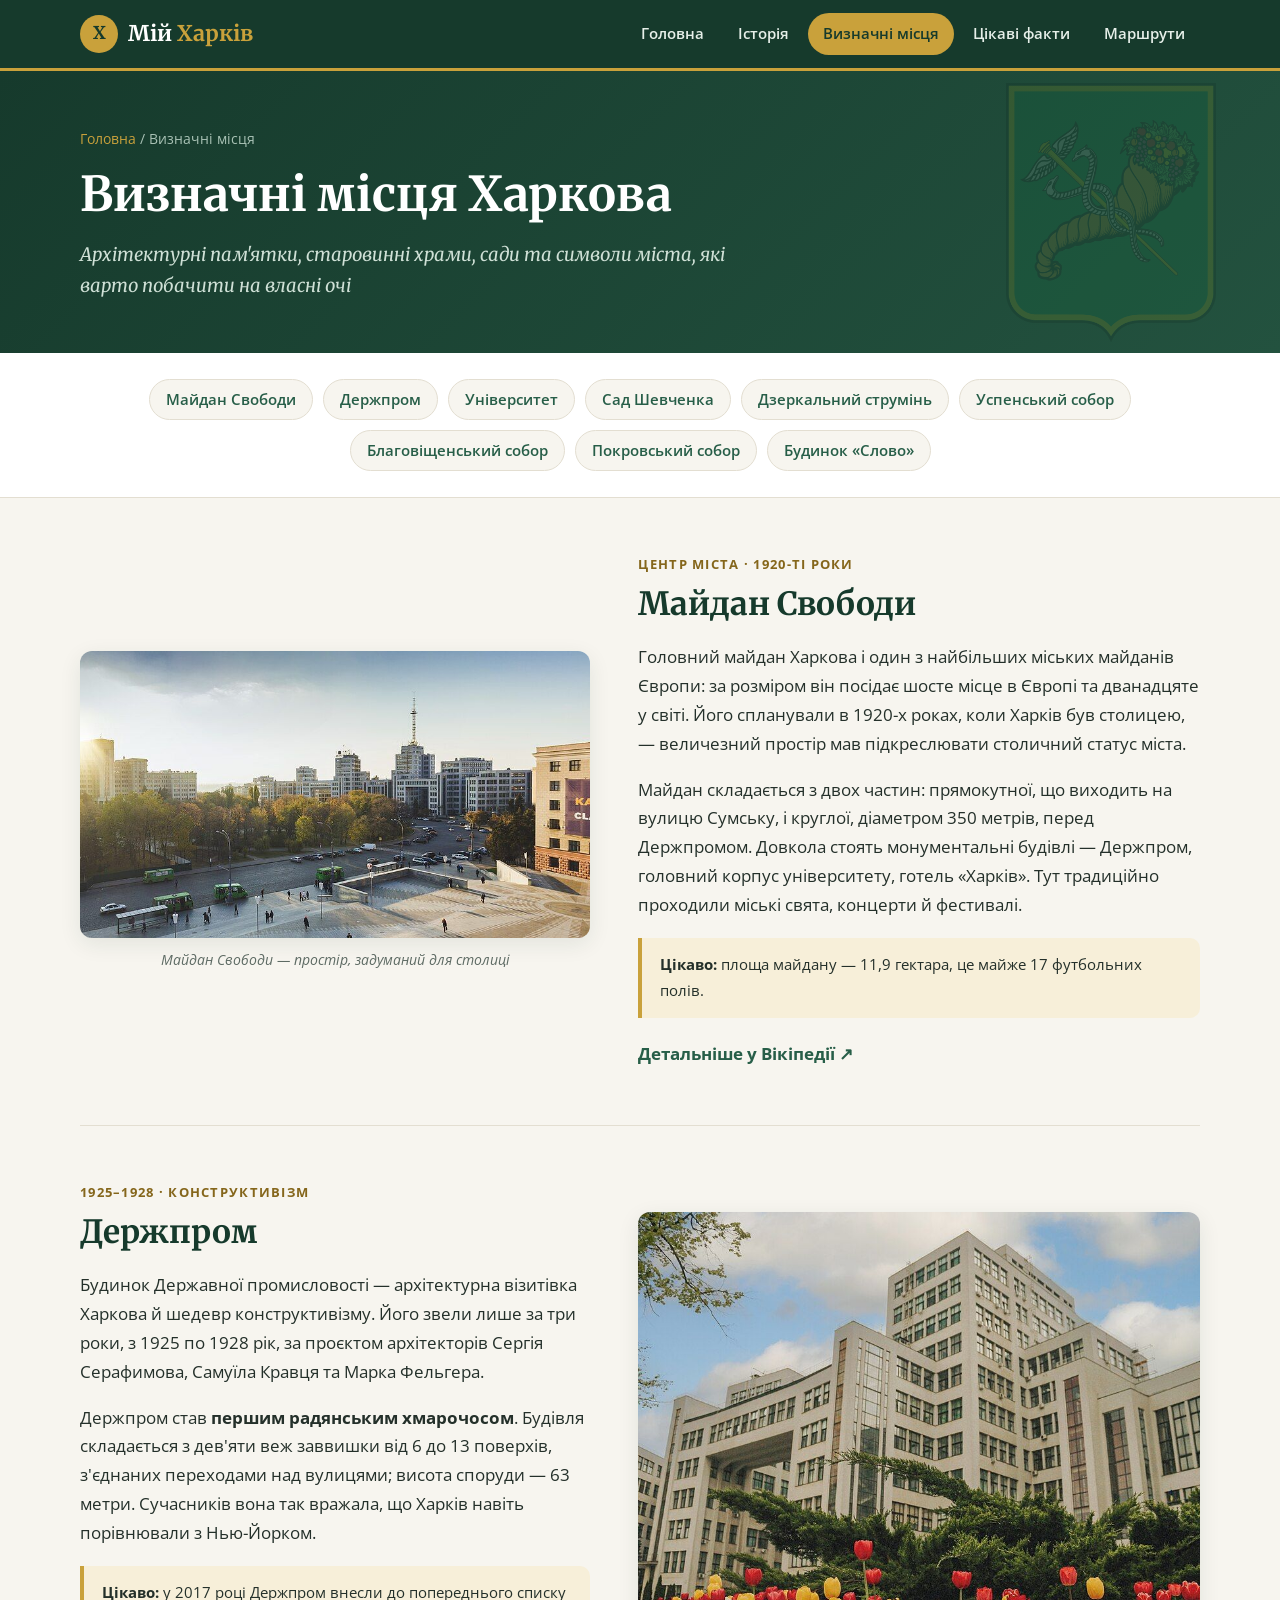
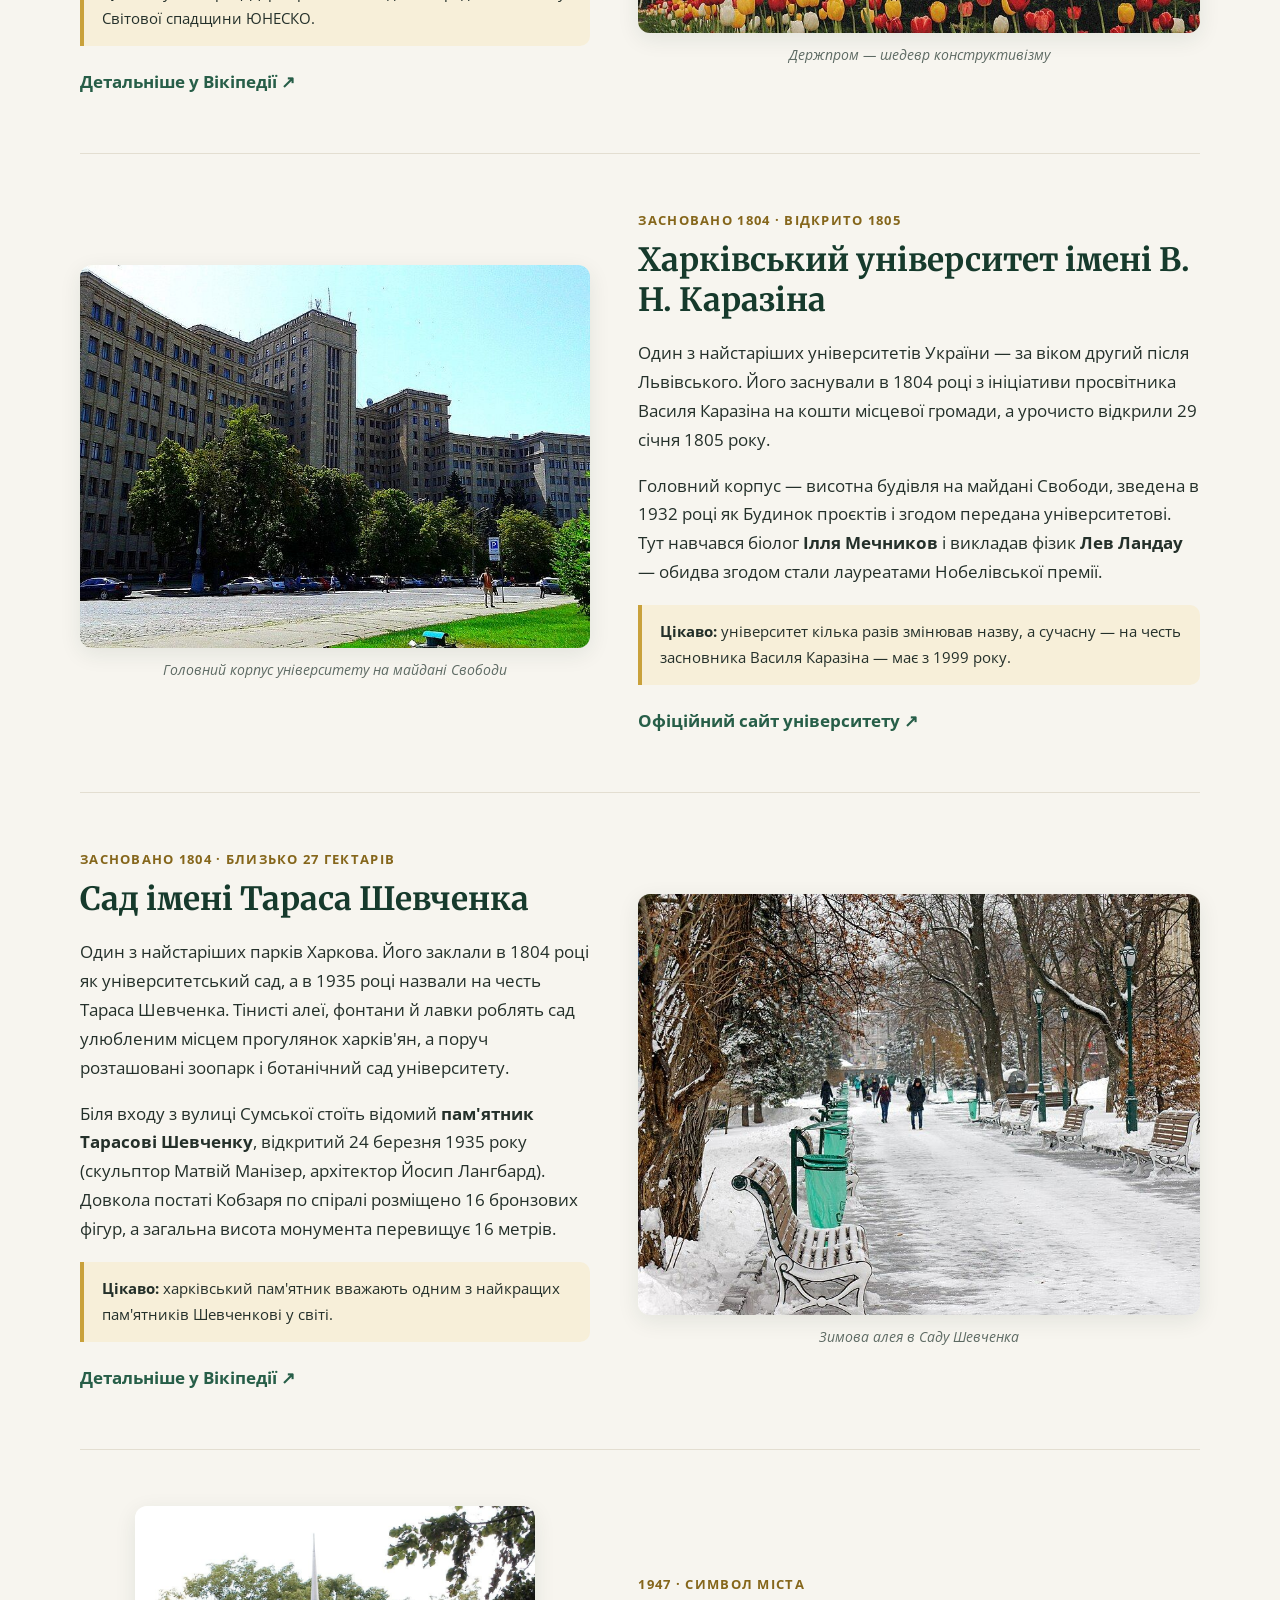
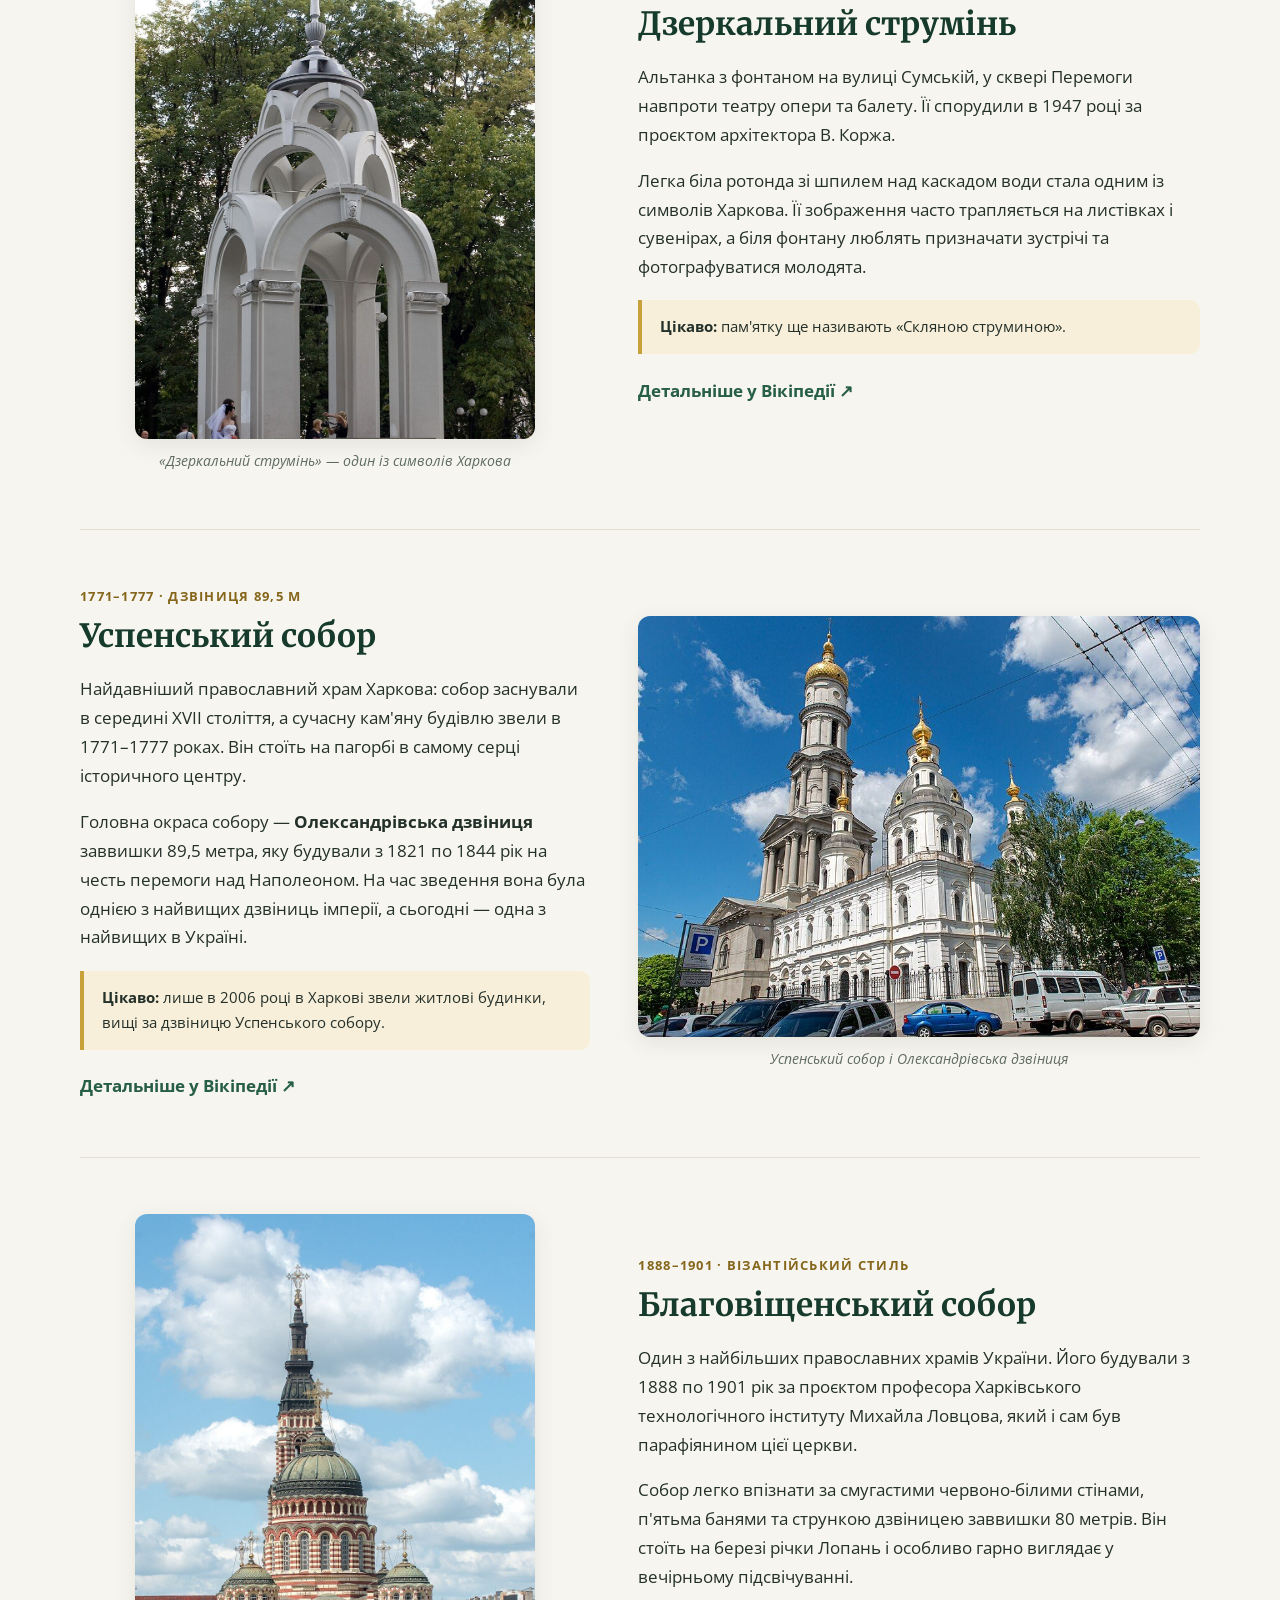
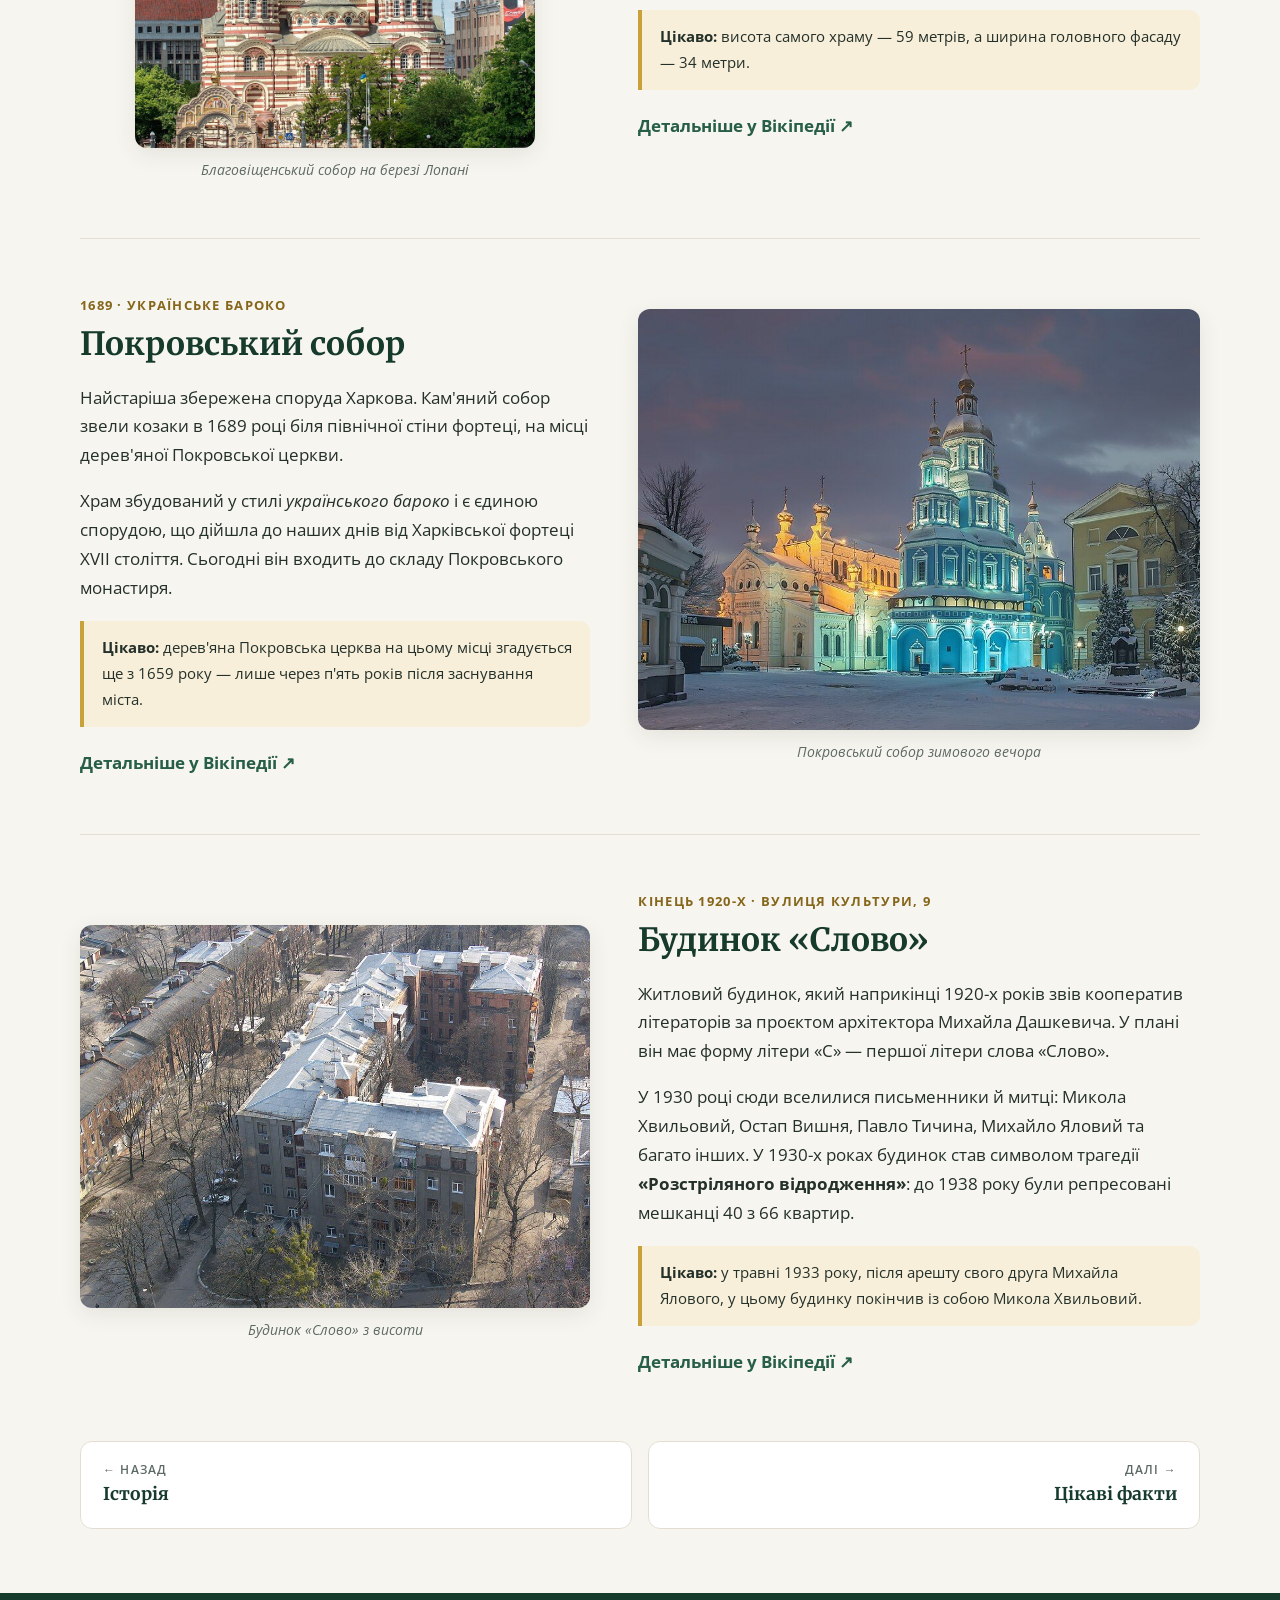
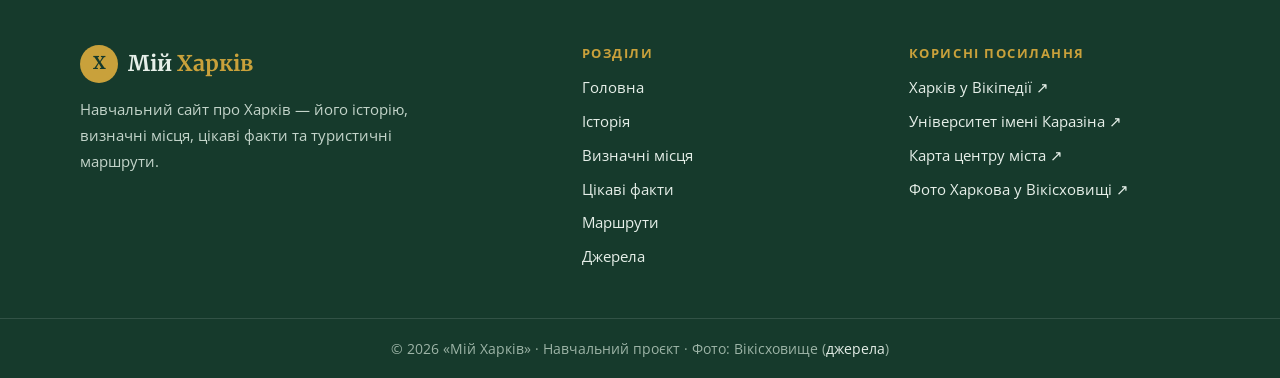
<file: places.html>
<!DOCTYPE html>
<html lang="uk">
<head>
  <meta charset="UTF-8">
  <meta name="viewport" content="width=device-width, initial-scale=1">
  <title>Визначні місця — Мій Харків</title>
  <meta name="description" content="Визначні місця Харкова: майдан Свободи, Держпром, університет, Сад Шевченка, старовинні собори та будинок «Слово».">
  <link rel="icon" type="image/png" href="images/favicon.png">
  <link rel="preconnect" href="https://fonts.googleapis.com">
  <link rel="preconnect" href="https://fonts.gstatic.com" crossorigin>
  <link rel="stylesheet" href="https://fonts.googleapis.com/css2?family=Merriweather:ital,wght@0,400;0,700;1,400&family=Open+Sans:ital,wght@0,400;0,600;0,700;1,400&display=swap">
  <link rel="stylesheet" href="css/style.css">
  <script>document.documentElement.classList.add('js');</script>
  <script src="js/main.js" defer></script>
</head>
<body>
  <a class="skip-link" href="#main">Перейти до змісту</a>

  <header class="site-header">
    <div class="container header-inner">
      <a class="logo" href="index.html">
        <span class="logo-mark" aria-hidden="true">Х</span>
        <span>Мій <span class="logo-accent">Харків</span></span>
      </a>
      <nav class="main-nav" aria-label="Головне меню">
        <ul>
          <li><a href="index.html">Головна</a></li>
          <li><a href="history.html">Історія</a></li>
          <li><a href="places.html" class="active" aria-current="page">Визначні місця</a></li>
          <li><a href="facts.html">Цікаві факти</a></li>
          <li><a href="routes.html">Маршрути</a></li>
        </ul>
      </nav>
    </div>
  </header>

  <main id="main">
    <section class="page-header">
      <div class="container">
        <p class="breadcrumbs"><a href="index.html">Головна</a> / Визначні місця</p>
        <h1>Визначні місця Харкова</h1>
        <p class="lead">Архітектурні пам'ятки, старовинні храми, сади та символи міста, які варто побачити на власні очі</p>
      </div>
    </section>

    <nav class="toc-wrap" aria-label="Зміст сторінки">
      <ul class="container toc">
        <li><a href="#maidan-svobody">Майдан Свободи</a></li>
        <li><a href="#derzhprom">Держпром</a></li>
        <li><a href="#universytet">Університет</a></li>
        <li><a href="#sad-shevchenka">Сад Шевченка</a></li>
        <li><a href="#dzerkalnyi-strumin">Дзеркальний струмінь</a></li>
        <li><a href="#uspenskyi-sobor">Успенський собор</a></li>
        <li><a href="#blagovishchenskyi-sobor">Благовіщенський собор</a></li>
        <li><a href="#pokrovskyi-sobor">Покровський собор</a></li>
        <li><a href="#budynok-slovo">Будинок «Слово»</a></li>
      </ul>
    </nav>

    <div class="container">
      <article class="place reveal" id="maidan-svobody">
        <figure class="place-media wide">
          <img src="images/maidan-svobody.jpg" alt="Широкий майдан Свободи, удалині — Держпром" width="960" height="447" loading="lazy">
          <figcaption>Майдан Свободи — простір, задуманий для столиці</figcaption>
        </figure>
        <div>
          <p class="place-meta">Центр міста · 1920-ті роки</p>
          <h2>Майдан Свободи</h2>
          <p>Головний майдан Харкова і один з найбільших міських майданів Європи: за розміром він посідає шосте місце в Європі та дванадцяте у світі. Його спланували в 1920-х роках, коли Харків був столицею, — величезний простір мав підкреслювати столичний статус міста.</p>
          <p>Майдан складається з двох частин: прямокутної, що виходить на вулицю Сумську, і круглої, діаметром 350 метрів, перед Держпромом. Довкола стоять монументальні будівлі — Держпром, головний корпус університету, готель «Харків». Тут традиційно проходили міські свята, концерти й фестивалі.</p>
          <p class="note"><strong>Цікаво:</strong> площа майдану — 11,9 гектара, це майже 17 футбольних полів.</p>
          <a class="more-link" href="https://uk.wikipedia.org/wiki/Майдан_Свободи_(Харків)" target="_blank" rel="noopener">Детальніше у Вікіпедії ↗</a>
        </div>
      </article>

      <article class="place reveal" id="derzhprom">
        <figure class="place-media">
          <img src="images/derzhprom.jpg" alt="Держпром навесні, на передньому плані — тюльпани" width="960" height="640" loading="lazy">
          <figcaption>Держпром — шедевр конструктивізму</figcaption>
        </figure>
        <div>
          <p class="place-meta">1925–1928 · конструктивізм</p>
          <h2>Держпром</h2>
          <p>Будинок Державної промисловості — архітектурна візитівка Харкова й шедевр конструктивізму. Його звели лише за три роки, з 1925 по 1928 рік, за проєктом архітекторів Сергія Серафимова, Самуїла Кравця та Марка Фельгера.</p>
          <p>Держпром став <strong>першим радянським хмарочосом</strong>. Будівля складається з дев'яти веж заввишки від 6 до 13 поверхів, з'єднаних переходами над вулицями; висота споруди — 63 метри. Сучасників вона так вражала, що Харків навіть порівнювали з Нью-Йорком.</p>
          <p class="note"><strong>Цікаво:</strong> у 2017 році Держпром внесли до попереднього списку Світової спадщини ЮНЕСКО.</p>
          <a class="more-link" href="https://uk.wikipedia.org/wiki/Держпром" target="_blank" rel="noopener">Детальніше у Вікіпедії ↗</a>
        </div>
      </article>

      <article class="place reveal" id="universytet">
        <figure class="place-media">
          <img src="images/universytet.jpg" alt="Висотний головний корпус Харківського університету" width="960" height="576" loading="lazy">
          <figcaption>Головний корпус університету на майдані Свободи</figcaption>
        </figure>
        <div>
          <p class="place-meta">Засновано 1804 · відкрито 1805</p>
          <h2>Харківський університет імені В. Н. Каразіна</h2>
          <p>Один з найстаріших університетів України — за віком другий після Львівського. Його заснували в 1804 році з ініціативи просвітника Василя Каразіна на кошти місцевої громади, а урочисто відкрили 29 січня 1805 року.</p>
          <p>Головний корпус — висотна будівля на майдані Свободи, зведена в 1932 році як Будинок проєктів і згодом передана університетові. Тут навчався біолог <strong>Ілля Мечников</strong> і викладав фізик <strong>Лев Ландау</strong> — обидва згодом стали лауреатами Нобелівської премії.</p>
          <p class="note"><strong>Цікаво:</strong> університет кілька разів змінював назву, а сучасну — на честь засновника Василя Каразіна — має з 1999 року.</p>
          <a class="more-link" href="https://karazin.ua/" target="_blank" rel="noopener">Офіційний сайт університету ↗</a>
        </div>
      </article>

      <article class="place reveal" id="sad-shevchenka">
        <figure class="place-media">
          <img src="images/sad-shevchenka.jpg" alt="Засніжена алея з лавками в Саду Шевченка" width="960" height="640" loading="lazy">
          <figcaption>Зимова алея в Саду Шевченка</figcaption>
        </figure>
        <div>
          <p class="place-meta">Засновано 1804 · близько 27 гектарів</p>
          <h2>Сад імені Тараса Шевченка</h2>
          <p>Один з найстаріших парків Харкова. Його заклали в 1804 році як університетський сад, а в 1935 році назвали на честь Тараса Шевченка. Тінисті алеї, фонтани й лавки роблять сад улюбленим місцем прогулянок харків'ян, а поруч розташовані зоопарк і ботанічний сад університету.</p>
          <p>Біля входу з вулиці Сумської стоїть відомий <strong>пам'ятник Тарасові Шевченку</strong>, відкритий 24 березня 1935 року (скульптор Матвій Манізер, архітектор Йосип Лангбард). Довкола постаті Кобзаря по спіралі розміщено 16 бронзових фігур, а загальна висота монумента перевищує 16 метрів.</p>
          <p class="note"><strong>Цікаво:</strong> харківський пам'ятник вважають одним з найкращих пам'ятників Шевченкові у світі.</p>
          <a class="more-link" href="https://uk.wikipedia.org/wiki/Сад_імені_Тараса_Шевченка_(Харків)" target="_blank" rel="noopener">Детальніше у Вікіпедії ↗</a>
        </div>
      </article>

      <article class="place reveal" id="dzerkalnyi-strumin">
        <figure class="place-media tall">
          <img src="images/dzerkalnyi-strumin.jpg" alt="Біла альтанка-ротонда зі шпилем над фонтаном" width="960" height="1645" loading="lazy">
          <figcaption>«Дзеркальний струмінь» — один із символів Харкова</figcaption>
        </figure>
        <div>
          <p class="place-meta">1947 · символ міста</p>
          <h2>Дзеркальний струмінь</h2>
          <p>Альтанка з фонтаном на вулиці Сумській, у сквері Перемоги навпроти театру опери та балету. Її спорудили в 1947 році за проєктом архітектора В. Коржа.</p>
          <p>Легка біла ротонда зі шпилем над каскадом води стала одним із символів Харкова. Її зображення часто трапляється на листівках і сувенірах, а біля фонтану люблять призначати зустрічі та фотографуватися молодята.</p>
          <p class="note"><strong>Цікаво:</strong> пам'ятку ще називають «Скляною струминою».</p>
          <a class="more-link" href="https://uk.wikipedia.org/wiki/Дзеркальний_струмінь" target="_blank" rel="noopener">Детальніше у Вікіпедії ↗</a>
        </div>
      </article>

      <article class="place reveal" id="uspenskyi-sobor">
        <figure class="place-media">
          <img src="images/uspenskyi-sobor.jpg" alt="Білий Успенський собор із високою дзвіницею на тлі неба" width="960" height="641" loading="lazy">
          <figcaption>Успенський собор і Олександрівська дзвіниця</figcaption>
        </figure>
        <div>
          <p class="place-meta">1771–1777 · дзвіниця 89,5 м</p>
          <h2>Успенський собор</h2>
          <p>Найдавніший православний храм Харкова: собор заснували в середині XVII століття, а сучасну кам'яну будівлю звели в 1771–1777 роках. Він стоїть на пагорбі в самому серці історичного центру.</p>
          <p>Головна окраса собору — <strong>Олександрівська дзвіниця</strong> заввишки 89,5 метра, яку будували з 1821 по 1844 рік на честь перемоги над Наполеоном. На час зведення вона була однією з найвищих дзвіниць імперії, а сьогодні — одна з найвищих в Україні.</p>
          <p class="note"><strong>Цікаво:</strong> лише в 2006 році в Харкові звели житлові будинки, вищі за дзвіницю Успенського собору.</p>
          <a class="more-link" href="https://uk.wikipedia.org/wiki/Свято-Успенський_собор_(Харків)" target="_blank" rel="noopener">Детальніше у Вікіпедії ↗</a>
        </div>
      </article>

      <article class="place reveal" id="blagovishchenskyi-sobor">
        <figure class="place-media tall">
          <img src="images/blagovishchenskyi-sobor.jpg" alt="Смугастий червоно-білий Благовіщенський собор із дзвіницею" width="960" height="1438" loading="lazy">
          <figcaption>Благовіщенський собор на березі Лопані</figcaption>
        </figure>
        <div>
          <p class="place-meta">1888–1901 · візантійський стиль</p>
          <h2>Благовіщенський собор</h2>
          <p>Один з найбільших православних храмів України. Його будували з 1888 по 1901 рік за проєктом професора Харківського технологічного інституту Михайла Ловцова, який і сам був парафіянином цієї церкви.</p>
          <p>Собор легко впізнати за смугастими червоно-білими стінами, п'ятьма банями та стрункою дзвіницею заввишки 80 метрів. Він стоїть на березі річки Лопань і особливо гарно виглядає у вечірньому підсвічуванні.</p>
          <p class="note"><strong>Цікаво:</strong> висота самого храму — 59 метрів, а ширина головного фасаду — 34 метри.</p>
          <a class="more-link" href="https://uk.wikipedia.org/wiki/Свято-Благовіщенський_кафедральний_собор_(Харків)" target="_blank" rel="noopener">Детальніше у Вікіпедії ↗</a>
        </div>
      </article>

      <article class="place reveal" id="pokrovskyi-sobor">
        <figure class="place-media">
          <img src="images/pokrovskyi-sobor.jpg" alt="Покровський собор із підсвіченими банями зимового вечора" width="960" height="640" loading="lazy">
          <figcaption>Покровський собор зимового вечора</figcaption>
        </figure>
        <div>
          <p class="place-meta">1689 · українське бароко</p>
          <h2>Покровський собор</h2>
          <p>Найстаріша збережена споруда Харкова. Кам'яний собор звели козаки в 1689 році біля північної стіни фортеці, на місці дерев'яної Покровської церкви.</p>
          <p>Храм збудований у стилі <em>українського бароко</em> і є єдиною спорудою, що дійшла до наших днів від Харківської фортеці XVII століття. Сьогодні він входить до складу Покровського монастиря.</p>
          <p class="note"><strong>Цікаво:</strong> дерев'яна Покровська церква на цьому місці згадується ще з 1659 року — лише через п'ять років після заснування міста.</p>
          <a class="more-link" href="https://uk.wikipedia.org/wiki/Покровський_собор_(Харків)" target="_blank" rel="noopener">Детальніше у Вікіпедії ↗</a>
        </div>
      </article>

      <article class="place reveal" id="budynok-slovo">
        <figure class="place-media">
          <img src="images/budynok-slovo.jpg" alt="Будинок «Слово» згори: споруда у формі літери С" width="960" height="720" loading="lazy">
          <figcaption>Будинок «Слово» з висоти</figcaption>
        </figure>
        <div>
          <p class="place-meta">Кінець 1920-х · вулиця Культури, 9</p>
          <h2>Будинок «Слово»</h2>
          <p>Житловий будинок, який наприкінці 1920-х років звів кооператив літераторів за проєктом архітектора Михайла Дашкевича. У плані він має форму літери «С» — першої літери слова «Слово».</p>
          <p>У 1930 році сюди вселилися письменники й митці: Микола Хвильовий, Остап Вишня, Павло Тичина, Михайло Яловий та багато інших. У 1930-х роках будинок став символом трагедії <strong>«Розстріляного відродження»</strong>: до 1938 року були репресовані мешканці 40 з 66 квартир.</p>
          <p class="note"><strong>Цікаво:</strong> у травні 1933 року, після арешту свого друга Михайла Ялового, у цьому будинку покінчив із собою Микола Хвильовий.</p>
          <a class="more-link" href="https://uk.wikipedia.org/wiki/Будинок_«Слово»" target="_blank" rel="noopener">Детальніше у Вікіпедії ↗</a>
        </div>
      </article>
    </div>

    <nav class="container page-nav" aria-label="Перехід між сторінками">
      <a class="prev" href="history.html"><small>← Назад</small><span>Історія</span></a>
      <a class="next" href="facts.html"><small>Далі →</small><span>Цікаві факти</span></a>
    </nav>
  </main>

  <footer class="site-footer">
    <div class="container footer-grid">
      <div>
        <a class="logo" href="index.html">
          <span class="logo-mark" aria-hidden="true">Х</span>
          <span>Мій <span class="logo-accent">Харків</span></span>
        </a>
        <p>Навчальний сайт про Харків — його історію, визначні місця, цікаві факти та туристичні маршрути.</p>
      </div>
      <div>
        <h2 class="footer-title">Розділи</h2>
        <ul class="footer-links">
          <li><a href="index.html">Головна</a></li>
          <li><a href="history.html">Історія</a></li>
          <li><a href="places.html">Визначні місця</a></li>
          <li><a href="facts.html">Цікаві факти</a></li>
          <li><a href="routes.html">Маршрути</a></li>
          <li><a href="sources.html">Джерела</a></li>
        </ul>
      </div>
      <div>
        <h2 class="footer-title">Корисні посилання</h2>
        <ul class="footer-links">
          <li><a href="https://uk.wikipedia.org/wiki/Харків" target="_blank" rel="noopener">Харків у Вікіпедії ↗</a></li>
          <li><a href="https://karazin.ua/" target="_blank" rel="noopener">Університет імені Каразіна ↗</a></li>
          <li><a href="https://www.openstreetmap.org/#map=15/49.9985/36.2310" target="_blank" rel="noopener">Карта центру міста ↗</a></li>
          <li><a href="https://commons.wikimedia.org/wiki/Category:Kharkiv" target="_blank" rel="noopener">Фото Харкова у Вікісховищі ↗</a></li>
        </ul>
      </div>
    </div>
    <div class="footer-bottom">
      <div class="container">
        <p>© 2026 «Мій Харків» · Навчальний проєкт · Фото: Вікісховище (<a href="sources.html">джерела</a>)</p>
      </div>
    </div>
  </footer>

  <button class="to-top" type="button" aria-label="Повернутися нагору">↑</button>
</body>
</html>
</file>
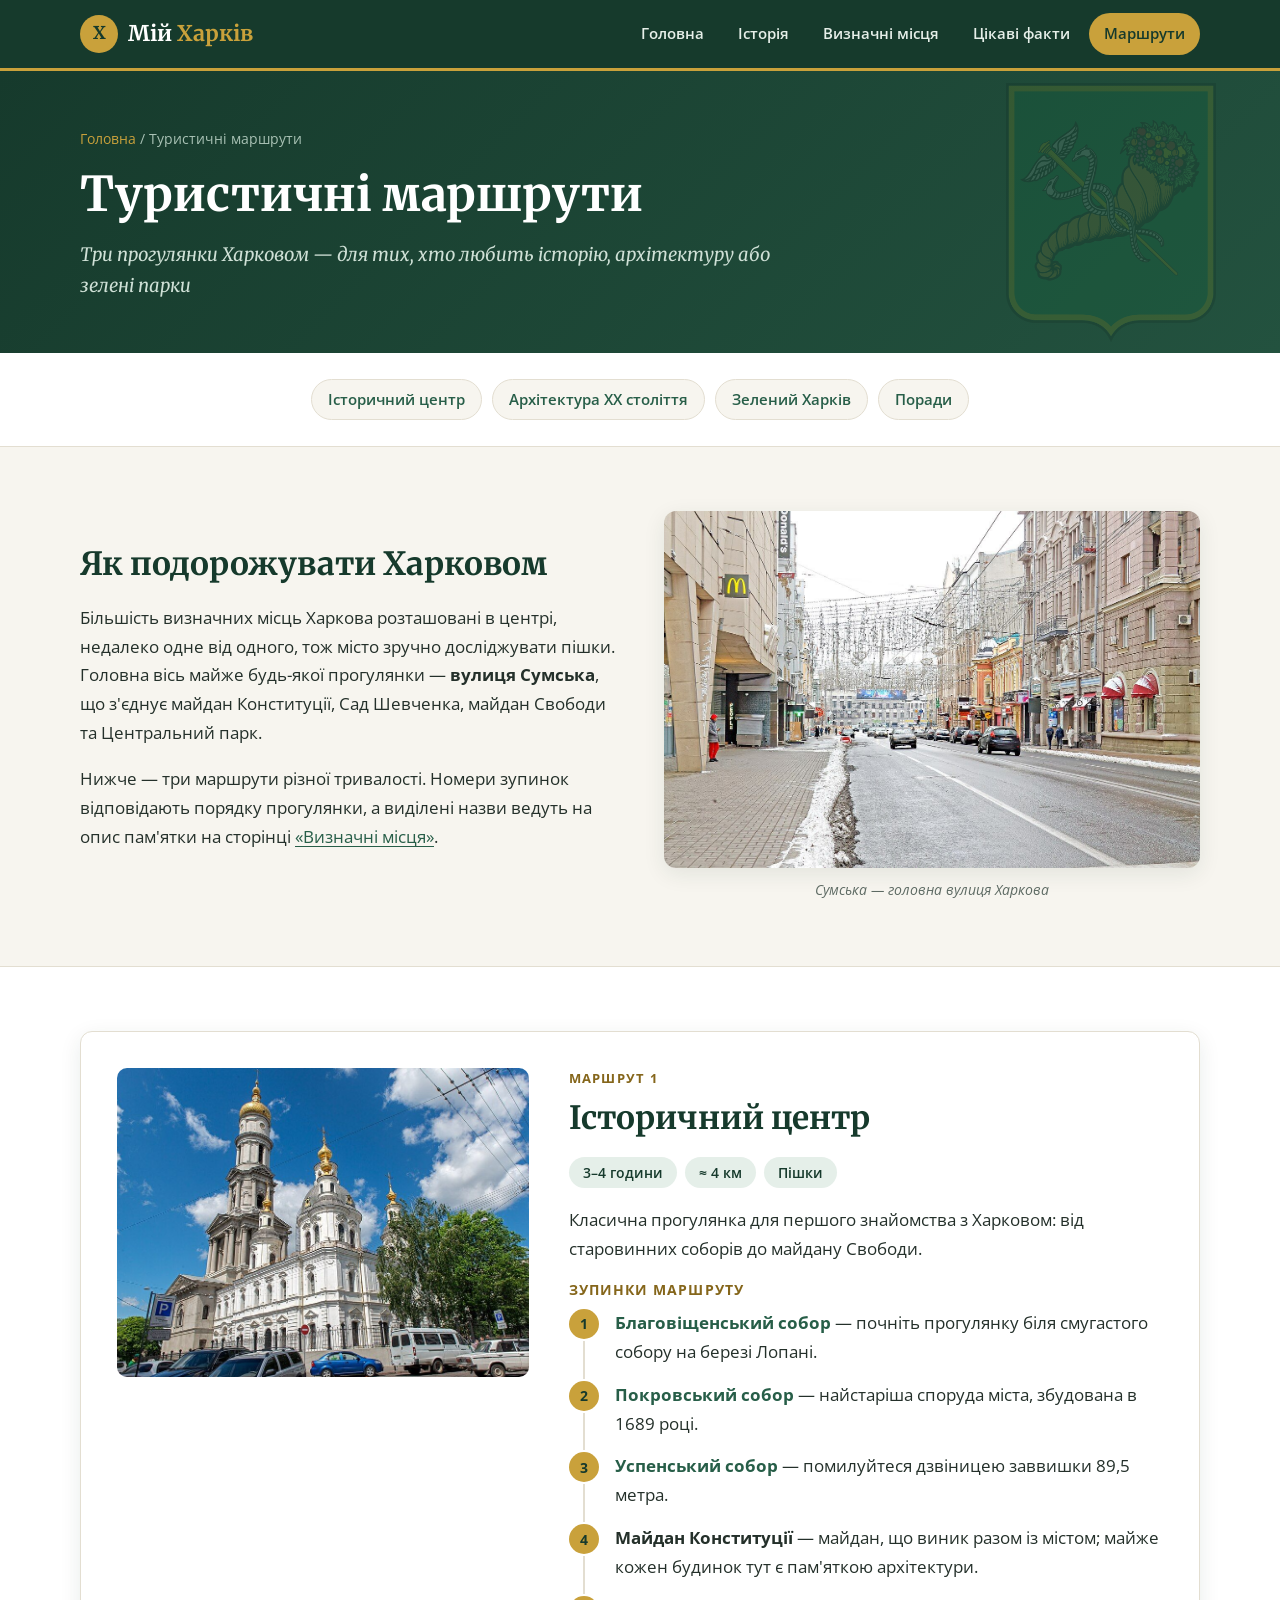
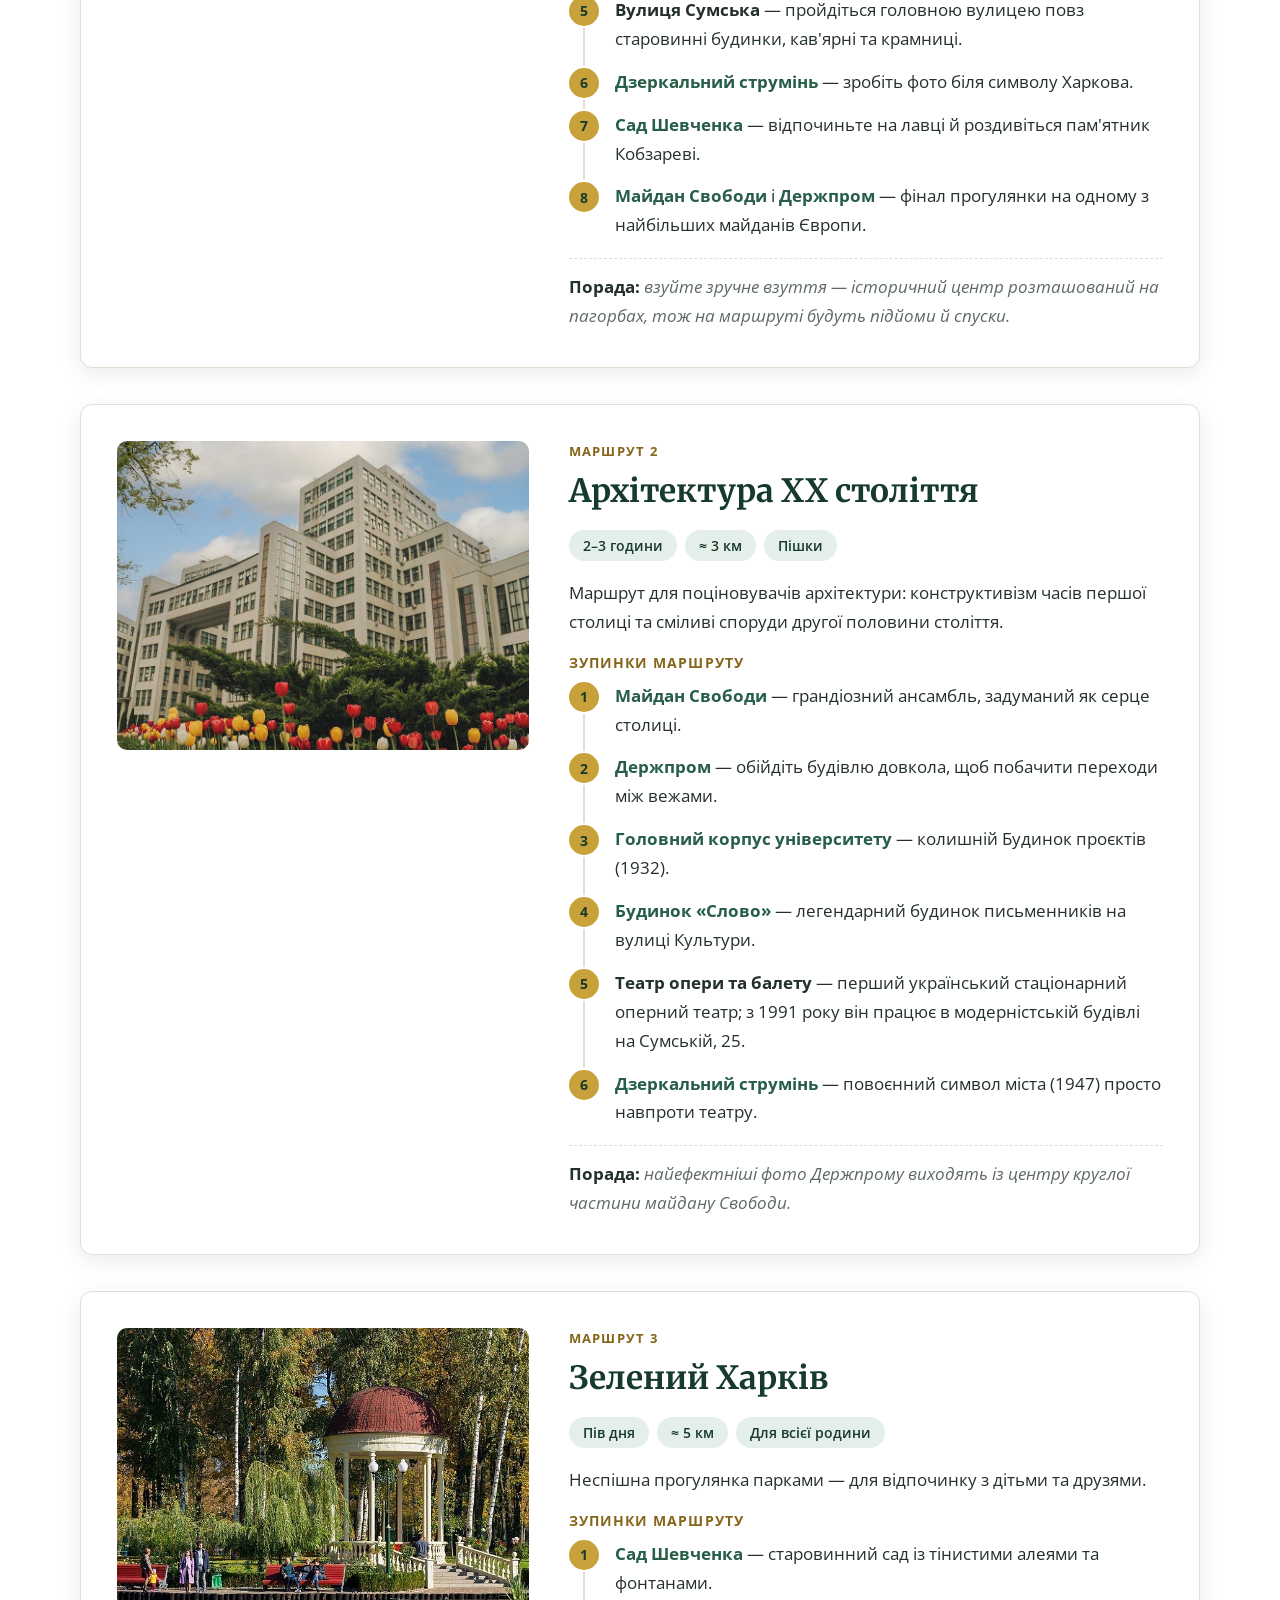
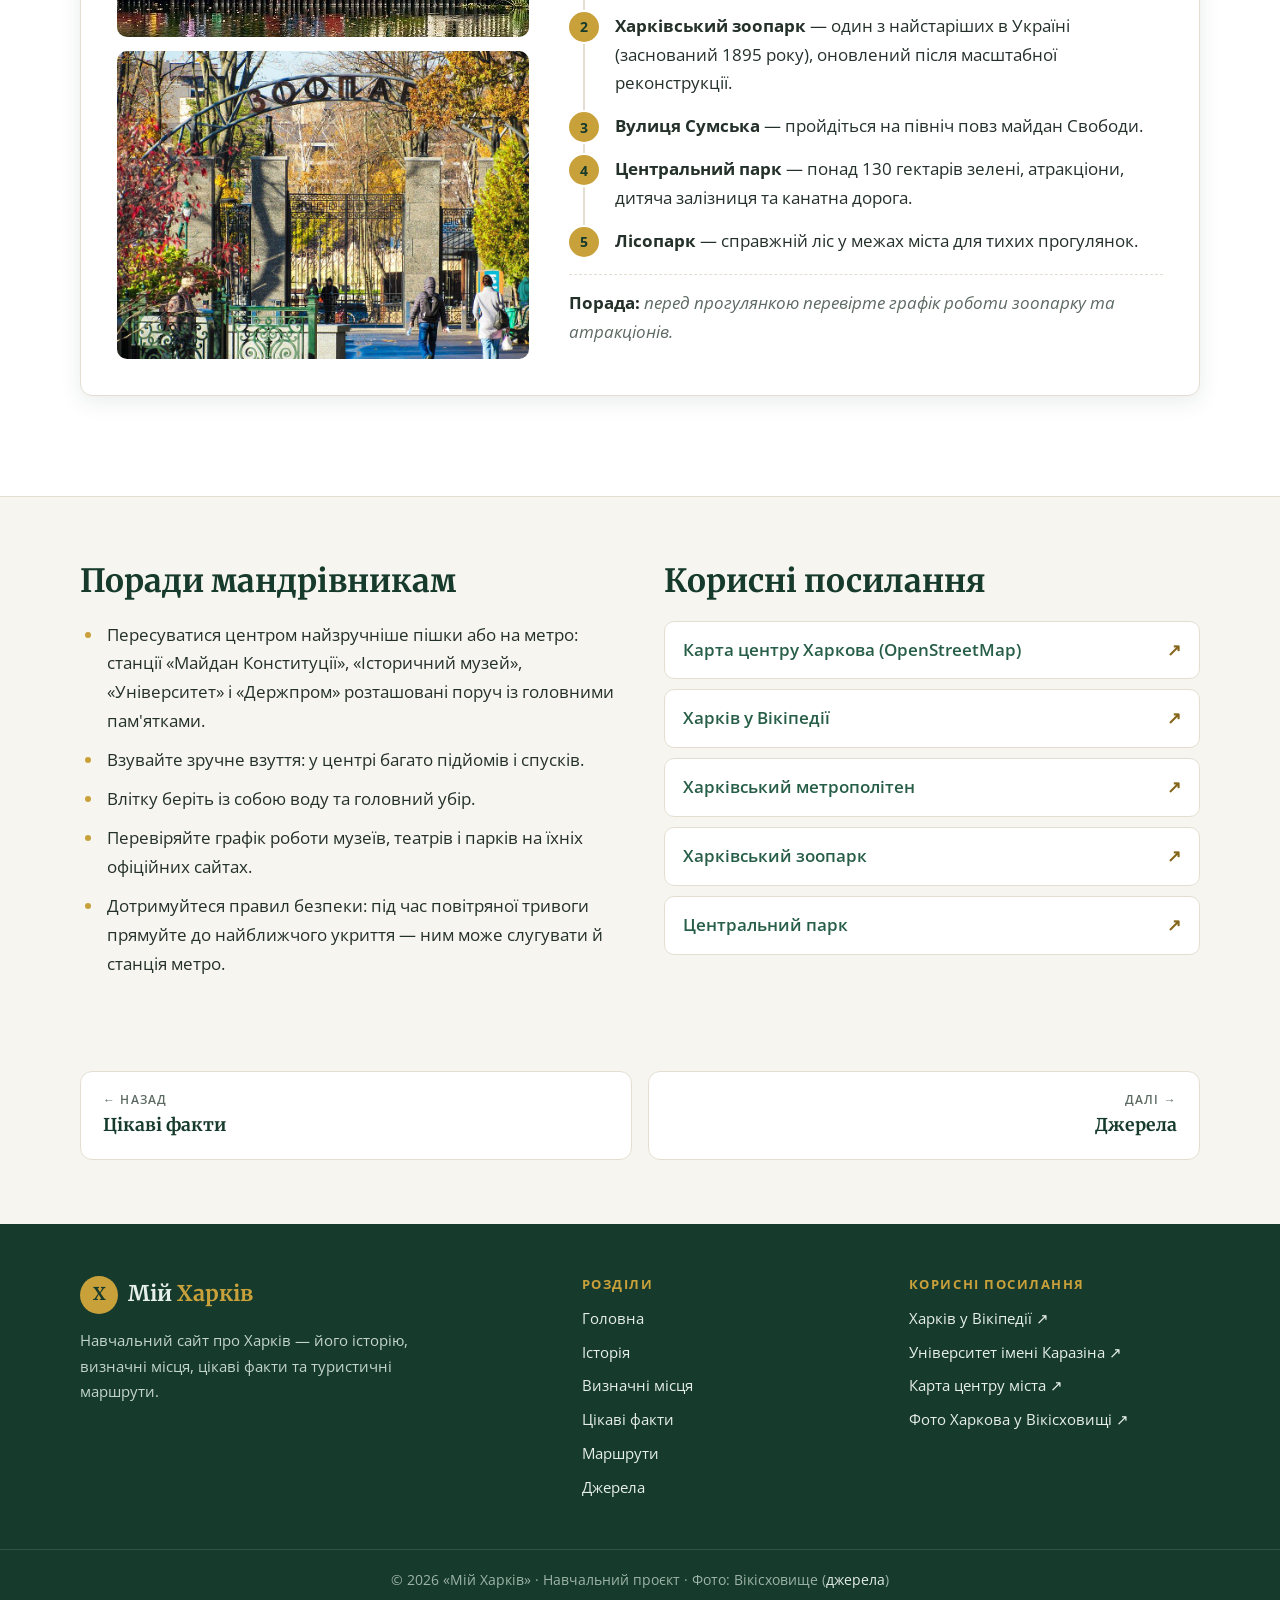
<file: routes.html>
<!DOCTYPE html>
<html lang="uk">
<head>
  <meta charset="UTF-8">
  <meta name="viewport" content="width=device-width, initial-scale=1">
  <title>Туристичні маршрути — Мій Харків</title>
  <meta name="description" content="Три туристичні маршрути Харковом: історичний центр, архітектура XX століття та зелений Харків.">
  <link rel="icon" type="image/png" href="images/favicon.png">
  <link rel="preconnect" href="https://fonts.googleapis.com">
  <link rel="preconnect" href="https://fonts.gstatic.com" crossorigin>
  <link rel="stylesheet" href="https://fonts.googleapis.com/css2?family=Merriweather:ital,wght@0,400;0,700;1,400&family=Open+Sans:ital,wght@0,400;0,600;0,700;1,400&display=swap">
  <link rel="stylesheet" href="css/style.css">
  <script>document.documentElement.classList.add('js');</script>
  <script src="js/main.js" defer></script>
</head>
<body>
  <a class="skip-link" href="#main">Перейти до змісту</a>

  <header class="site-header">
    <div class="container header-inner">
      <a class="logo" href="index.html">
        <span class="logo-mark" aria-hidden="true">Х</span>
        <span>Мій <span class="logo-accent">Харків</span></span>
      </a>
      <nav class="main-nav" aria-label="Головне меню">
        <ul>
          <li><a href="index.html">Головна</a></li>
          <li><a href="history.html">Історія</a></li>
          <li><a href="places.html">Визначні місця</a></li>
          <li><a href="facts.html">Цікаві факти</a></li>
          <li><a href="routes.html" class="active" aria-current="page">Маршрути</a></li>
        </ul>
      </nav>
    </div>
  </header>

  <main id="main">
    <section class="page-header">
      <div class="container">
        <p class="breadcrumbs"><a href="index.html">Головна</a> / Туристичні маршрути</p>
        <h1>Туристичні маршрути</h1>
        <p class="lead">Три прогулянки Харковом — для тих, хто любить історію, архітектуру або зелені парки</p>
      </div>
    </section>

    <nav class="toc-wrap" aria-label="Зміст сторінки">
      <ul class="container toc">
        <li><a href="#marshrut-1">Історичний центр</a></li>
        <li><a href="#marshrut-2">Архітектура XX століття</a></li>
        <li><a href="#marshrut-3">Зелений Харків</a></li>
        <li><a href="#porady">Поради</a></li>
      </ul>
    </nav>

    <section class="section">
      <div class="container two-col">
        <div class="reveal">
          <h2>Як подорожувати Харковом</h2>
          <p>Більшість визначних місць Харкова розташовані в центрі, недалеко одне від одного, тож місто зручно досліджувати пішки. Головна вісь майже будь-якої прогулянки — <strong>вулиця Сумська</strong>, що з'єднує майдан Конституції, Сад Шевченка, майдан Свободи та Центральний парк.</p>
          <p>Нижче — три маршрути різної тривалості. Номери зупинок відповідають порядку прогулянки, а виділені назви ведуть на опис пам'ятки на сторінці <a href="places.html">«Визначні місця»</a>.</p>
        </div>
        <figure class="photo reveal">
          <img src="images/sumska.jpg" alt="Вулиця Сумська взимку зі старовинними будинками" width="1280" height="853" loading="lazy">
          <figcaption>Сумська — головна вулиця Харкова</figcaption>
        </figure>
      </div>
    </section>

    <section class="section section-alt">
      <div class="container">
        <article class="route reveal" id="marshrut-1">
          <div class="route-media">
            <img src="images/uspenskyi-sobor.jpg" alt="Успенський собор із високою дзвіницею" width="960" height="641" loading="lazy">
          </div>
          <div>
            <p class="place-meta">Маршрут 1</p>
            <h2>Історичний центр</h2>
            <ul class="route-meta" aria-label="Параметри маршруту">
              <li>3–4 години</li>
              <li>≈ 4 км</li>
              <li>Пішки</li>
            </ul>
            <p>Класична прогулянка для першого знайомства з Харковом: від старовинних соборів до майдану Свободи.</p>
            <h3 class="small-heading">Зупинки маршруту</h3>
            <ol class="stops">
              <li><a href="places.html#blagovishchenskyi-sobor">Благовіщенський собор</a> — почніть прогулянку біля смугастого собору на березі Лопані.</li>
              <li><a href="places.html#pokrovskyi-sobor">Покровський собор</a> — найстаріша споруда міста, збудована в 1689 році.</li>
              <li><a href="places.html#uspenskyi-sobor">Успенський собор</a> — помилуйтеся дзвіницею заввишки 89,5 метра.</li>
              <li><strong>Майдан Конституції</strong> — майдан, що виник разом із містом; майже кожен будинок тут є пам'яткою архітектури.</li>
              <li><strong>Вулиця Сумська</strong> — пройдіться головною вулицею повз старовинні будинки, кав'ярні та крамниці.</li>
              <li><a href="places.html#dzerkalnyi-strumin">Дзеркальний струмінь</a> — зробіть фото біля символу Харкова.</li>
              <li><a href="places.html#sad-shevchenka">Сад Шевченка</a> — відпочиньте на лавці й роздивіться пам'ятник Кобзареві.</li>
              <li><a href="places.html#maidan-svobody">Майдан Свободи</a> і <a href="places.html#derzhprom">Держпром</a> — фінал прогулянки на одному з найбільших майданів Європи.</li>
            </ol>
            <p class="tip"><strong>Порада:</strong> взуйте зручне взуття — історичний центр розташований на пагорбах, тож на маршруті будуть підйоми й спуски.</p>
          </div>
        </article>

        <article class="route reveal" id="marshrut-2">
          <div class="route-media">
            <img src="images/derzhprom.jpg" alt="Держпром навесні серед тюльпанів" width="960" height="640" loading="lazy">
          </div>
          <div>
            <p class="place-meta">Маршрут 2</p>
            <h2>Архітектура XX століття</h2>
            <ul class="route-meta" aria-label="Параметри маршруту">
              <li>2–3 години</li>
              <li>≈ 3 км</li>
              <li>Пішки</li>
            </ul>
            <p>Маршрут для поціновувачів архітектури: конструктивізм часів першої столиці та сміливі споруди другої половини століття.</p>
            <h3 class="small-heading">Зупинки маршруту</h3>
            <ol class="stops">
              <li><a href="places.html#maidan-svobody">Майдан Свободи</a> — грандіозний ансамбль, задуманий як серце столиці.</li>
              <li><a href="places.html#derzhprom">Держпром</a> — обійдіть будівлю довкола, щоб побачити переходи між вежами.</li>
              <li><a href="places.html#universytet">Головний корпус університету</a> — колишній Будинок проєктів (1932).</li>
              <li><a href="places.html#budynok-slovo">Будинок «Слово»</a> — легендарний будинок письменників на вулиці Культури.</li>
              <li><strong>Театр опери та балету</strong> — перший український стаціонарний оперний театр; з 1991 року він працює в модерністській будівлі на Сумській, 25.</li>
              <li><a href="places.html#dzerkalnyi-strumin">Дзеркальний струмінь</a> — повоєнний символ міста (1947) просто навпроти театру.</li>
            </ol>
            <p class="tip"><strong>Порада:</strong> найефектніші фото Держпрому виходять із центру круглої частини майдану Свободи.</p>
          </div>
        </article>

        <article class="route reveal" id="marshrut-3">
          <div class="route-media">
            <img src="images/centralnyi-park.jpg" alt="Альтанка біля ставка в Центральному парку восени" width="960" height="498" loading="lazy">
            <img src="images/zoopark.jpg" alt="Кована брама входу до Харківського зоопарку" width="960" height="720" loading="lazy">
          </div>
          <div>
            <p class="place-meta">Маршрут 3</p>
            <h2>Зелений Харків</h2>
            <ul class="route-meta" aria-label="Параметри маршруту">
              <li>Пів дня</li>
              <li>≈ 5 км</li>
              <li>Для всієї родини</li>
            </ul>
            <p>Неспішна прогулянка парками — для відпочинку з дітьми та друзями.</p>
            <h3 class="small-heading">Зупинки маршруту</h3>
            <ol class="stops">
              <li><a href="places.html#sad-shevchenka">Сад Шевченка</a> — старовинний сад із тінистими алеями та фонтанами.</li>
              <li><strong>Харківський зоопарк</strong> — один з найстаріших в Україні (заснований 1895 року), оновлений після масштабної реконструкції.</li>
              <li><strong>Вулиця Сумська</strong> — пройдіться на північ повз майдан Свободи.</li>
              <li><strong>Центральний парк</strong> — понад 130 гектарів зелені, атракціони, дитяча залізниця та канатна дорога.</li>
              <li><strong>Лісопарк</strong> — справжній ліс у межах міста для тихих прогулянок.</li>
            </ol>
            <p class="tip"><strong>Порада:</strong> перед прогулянкою перевірте графік роботи зоопарку та атракціонів.</p>
          </div>
        </article>
      </div>
    </section>

    <section class="section" id="porady">
      <div class="container two-col top">
        <div class="reveal">
          <h2>Поради мандрівникам</h2>
          <ul class="content-list">
            <li>Пересуватися центром найзручніше пішки або на метро: станції «Майдан Конституції», «Історичний музей», «Університет» і «Держпром» розташовані поруч із головними пам'ятками.</li>
            <li>Взувайте зручне взуття: у центрі багато підйомів і спусків.</li>
            <li>Влітку беріть із собою воду та головний убір.</li>
            <li>Перевіряйте графік роботи музеїв, театрів і парків на їхніх офіційних сайтах.</li>
            <li>Дотримуйтеся правил безпеки: під час повітряної тривоги прямуйте до найближчого укриття — ним може слугувати й станція метро.</li>
          </ul>
        </div>
        <div class="reveal">
          <h2>Корисні посилання</h2>
          <ul class="link-list">
            <li><a href="https://www.openstreetmap.org/#map=15/49.9985/36.2310" target="_blank" rel="noopener">Карта центру Харкова (OpenStreetMap)</a></li>
            <li><a href="https://uk.wikipedia.org/wiki/Харків" target="_blank" rel="noopener">Харків у Вікіпедії</a></li>
            <li><a href="https://uk.wikipedia.org/wiki/Харківський_метрополітен" target="_blank" rel="noopener">Харківський метрополітен</a></li>
            <li><a href="https://uk.wikipedia.org/wiki/Харківський_зоопарк" target="_blank" rel="noopener">Харківський зоопарк</a></li>
            <li><a href="https://uk.wikipedia.org/wiki/Центральний_парк_(Харків)" target="_blank" rel="noopener">Центральний парк</a></li>
          </ul>
        </div>
      </div>
    </section>

    <nav class="container page-nav" aria-label="Перехід між сторінками">
      <a class="prev" href="facts.html"><small>← Назад</small><span>Цікаві факти</span></a>
      <a class="next" href="sources.html"><small>Далі →</small><span>Джерела</span></a>
    </nav>
  </main>

  <footer class="site-footer">
    <div class="container footer-grid">
      <div>
        <a class="logo" href="index.html">
          <span class="logo-mark" aria-hidden="true">Х</span>
          <span>Мій <span class="logo-accent">Харків</span></span>
        </a>
        <p>Навчальний сайт про Харків — його історію, визначні місця, цікаві факти та туристичні маршрути.</p>
      </div>
      <div>
        <h2 class="footer-title">Розділи</h2>
        <ul class="footer-links">
          <li><a href="index.html">Головна</a></li>
          <li><a href="history.html">Історія</a></li>
          <li><a href="places.html">Визначні місця</a></li>
          <li><a href="facts.html">Цікаві факти</a></li>
          <li><a href="routes.html">Маршрути</a></li>
          <li><a href="sources.html">Джерела</a></li>
        </ul>
      </div>
      <div>
        <h2 class="footer-title">Корисні посилання</h2>
        <ul class="footer-links">
          <li><a href="https://uk.wikipedia.org/wiki/Харків" target="_blank" rel="noopener">Харків у Вікіпедії ↗</a></li>
          <li><a href="https://karazin.ua/" target="_blank" rel="noopener">Університет імені Каразіна ↗</a></li>
          <li><a href="https://www.openstreetmap.org/#map=15/49.9985/36.2310" target="_blank" rel="noopener">Карта центру міста ↗</a></li>
          <li><a href="https://commons.wikimedia.org/wiki/Category:Kharkiv" target="_blank" rel="noopener">Фото Харкова у Вікісховищі ↗</a></li>
        </ul>
      </div>
    </div>
    <div class="footer-bottom">
      <div class="container">
        <p>© 2026 «Мій Харків» · Навчальний проєкт · Фото: Вікісховище (<a href="sources.html">джерела</a>)</p>
      </div>
    </div>
  </footer>

  <button class="to-top" type="button" aria-label="Повернутися нагору">↑</button>
</body>
</html>
</file>
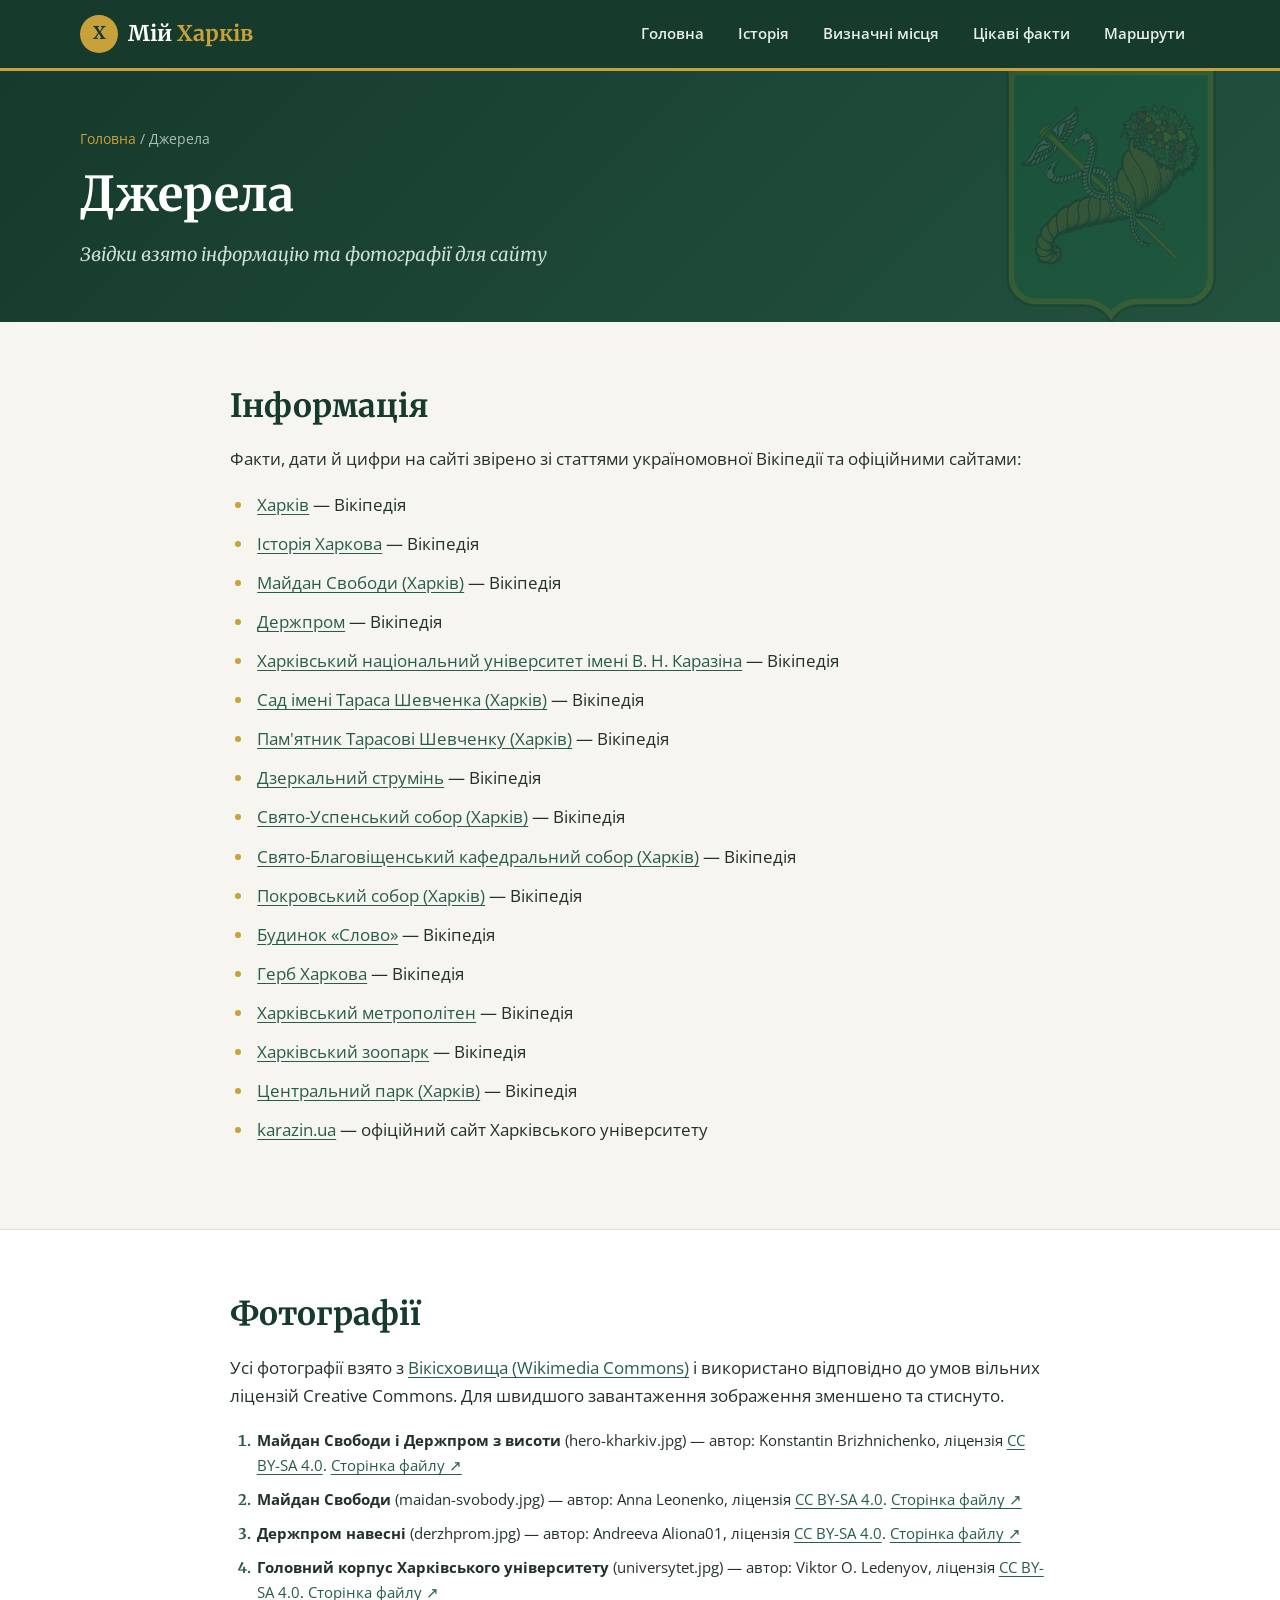
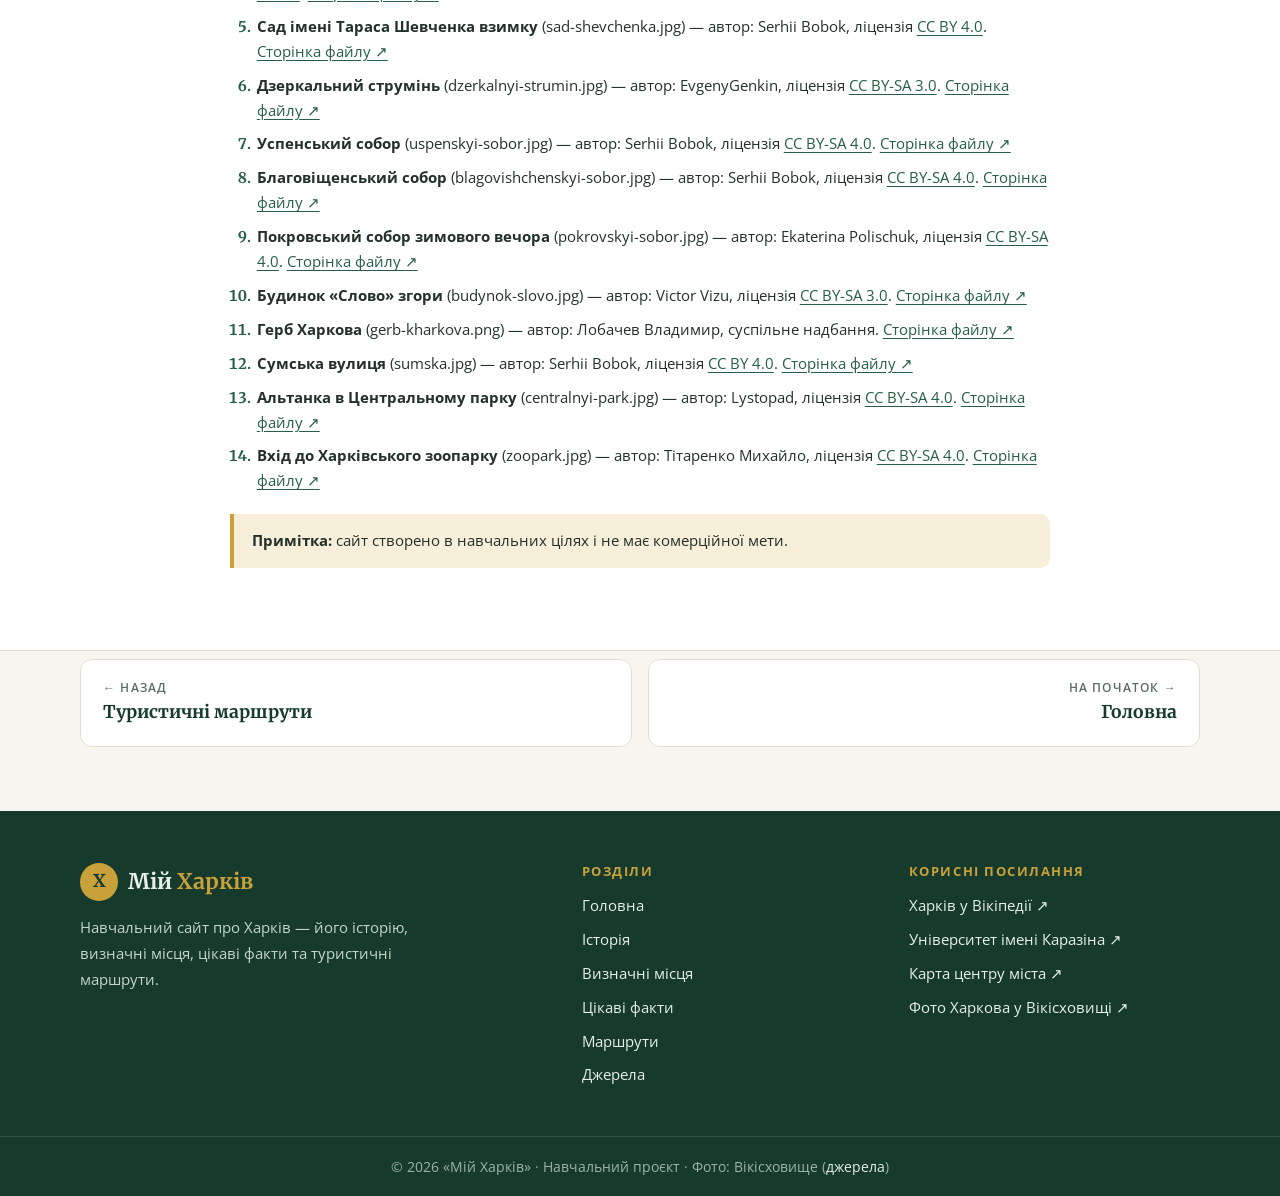
<file: sources.html>
<!DOCTYPE html>
<html lang="uk">
<head>
  <meta charset="UTF-8">
  <meta name="viewport" content="width=device-width, initial-scale=1">
  <title>Джерела — Мій Харків</title>
  <meta name="description" content="Джерела інформації та фотографій, використаних на сайті «Мій Харків».">
  <link rel="icon" type="image/png" href="images/favicon.png">
  <link rel="preconnect" href="https://fonts.googleapis.com">
  <link rel="preconnect" href="https://fonts.gstatic.com" crossorigin>
  <link rel="stylesheet" href="https://fonts.googleapis.com/css2?family=Merriweather:ital,wght@0,400;0,700;1,400&family=Open+Sans:ital,wght@0,400;0,600;0,700;1,400&display=swap">
  <link rel="stylesheet" href="css/style.css">
  <script>document.documentElement.classList.add('js');</script>
  <script src="js/main.js" defer></script>
</head>
<body>
  <a class="skip-link" href="#main">Перейти до змісту</a>

  <header class="site-header">
    <div class="container header-inner">
      <a class="logo" href="index.html">
        <span class="logo-mark" aria-hidden="true">Х</span>
        <span>Мій <span class="logo-accent">Харків</span></span>
      </a>
      <nav class="main-nav" aria-label="Головне меню">
        <ul>
          <li><a href="index.html">Головна</a></li>
          <li><a href="history.html">Історія</a></li>
          <li><a href="places.html">Визначні місця</a></li>
          <li><a href="facts.html">Цікаві факти</a></li>
          <li><a href="routes.html">Маршрути</a></li>
        </ul>
      </nav>
    </div>
  </header>

  <main id="main">
    <section class="page-header">
      <div class="container">
        <p class="breadcrumbs"><a href="index.html">Головна</a> / Джерела</p>
        <h1>Джерела</h1>
        <p class="lead">Звідки взято інформацію та фотографії для сайту</p>
      </div>
    </section>

    <section class="section">
      <div class="narrow">
        <h2 class="reveal">Інформація</h2>
        <p class="reveal">Факти, дати й цифри на сайті звірено зі статтями україномовної Вікіпедії та офіційними сайтами:</p>
        <ul class="content-list reveal">
          <li><a href="https://uk.wikipedia.org/wiki/Харків" target="_blank" rel="noopener">Харків</a> — Вікіпедія</li>
          <li><a href="https://uk.wikipedia.org/wiki/Історія_Харкова" target="_blank" rel="noopener">Історія Харкова</a> — Вікіпедія</li>
          <li><a href="https://uk.wikipedia.org/wiki/Майдан_Свободи_(Харків)" target="_blank" rel="noopener">Майдан Свободи (Харків)</a> — Вікіпедія</li>
          <li><a href="https://uk.wikipedia.org/wiki/Держпром" target="_blank" rel="noopener">Держпром</a> — Вікіпедія</li>
          <li><a href="https://uk.wikipedia.org/wiki/Харківський_національний_університет_імені_В._Н._Каразіна" target="_blank" rel="noopener">Харківський національний університет імені В. Н. Каразіна</a> — Вікіпедія</li>
          <li><a href="https://uk.wikipedia.org/wiki/Сад_імені_Тараса_Шевченка_(Харків)" target="_blank" rel="noopener">Сад імені Тараса Шевченка (Харків)</a> — Вікіпедія</li>
          <li><a href="https://uk.wikipedia.org/wiki/Пам'ятник_Тарасові_Шевченку_(Харків)" target="_blank" rel="noopener">Пам'ятник Тарасові Шевченку (Харків)</a> — Вікіпедія</li>
          <li><a href="https://uk.wikipedia.org/wiki/Дзеркальний_струмінь" target="_blank" rel="noopener">Дзеркальний струмінь</a> — Вікіпедія</li>
          <li><a href="https://uk.wikipedia.org/wiki/Свято-Успенський_собор_(Харків)" target="_blank" rel="noopener">Свято-Успенський собор (Харків)</a> — Вікіпедія</li>
          <li><a href="https://uk.wikipedia.org/wiki/Свято-Благовіщенський_кафедральний_собор_(Харків)" target="_blank" rel="noopener">Свято-Благовіщенський кафедральний собор (Харків)</a> — Вікіпедія</li>
          <li><a href="https://uk.wikipedia.org/wiki/Покровський_собор_(Харків)" target="_blank" rel="noopener">Покровський собор (Харків)</a> — Вікіпедія</li>
          <li><a href="https://uk.wikipedia.org/wiki/Будинок_«Слово»" target="_blank" rel="noopener">Будинок «Слово»</a> — Вікіпедія</li>
          <li><a href="https://uk.wikipedia.org/wiki/Герб_Харкова" target="_blank" rel="noopener">Герб Харкова</a> — Вікіпедія</li>
          <li><a href="https://uk.wikipedia.org/wiki/Харківський_метрополітен" target="_blank" rel="noopener">Харківський метрополітен</a> — Вікіпедія</li>
          <li><a href="https://uk.wikipedia.org/wiki/Харківський_зоопарк" target="_blank" rel="noopener">Харківський зоопарк</a> — Вікіпедія</li>
          <li><a href="https://uk.wikipedia.org/wiki/Центральний_парк_(Харків)" target="_blank" rel="noopener">Центральний парк (Харків)</a> — Вікіпедія</li>
          <li><a href="https://karazin.ua/" target="_blank" rel="noopener">karazin.ua</a> — офіційний сайт Харківського університету</li>
        </ul>
      </div>
    </section>

    <section class="section section-alt">
      <div class="narrow">
        <h2 class="reveal">Фотографії</h2>
        <p class="reveal">Усі фотографії взято з <a href="https://commons.wikimedia.org/" target="_blank" rel="noopener">Вікісховища (Wikimedia Commons)</a> і використано відповідно до умов вільних ліцензій Creative Commons. Для швидшого завантаження зображення зменшено та стиснуто.</p>
        <ol class="content-list credits reveal">
<li><strong>Майдан Свободи і Держпром з висоти</strong> (hero-kharkiv.jpg) — автор: Konstantin Brizhnichenko, ліцензія <a href="https://creativecommons.org/licenses/by-sa/4.0" target="_blank" rel="noopener">CC BY-SA 4.0</a>. <a href="https://commons.wikimedia.org/wiki/File:%D0%91%D1%83%D0%B4%D0%B8%D0%BD%D0%BE%D0%BA_%D0%B4%D0%B5%D1%80%D0%B6%D0%BF%D1%80%D0%BE%D0%BC%D0%B8%D1%81%D0%BB%D0%BE%D0%B2%D0%BE%D1%81%D1%82%D1%96,_%D0%A5%D0%B0%D1%80%D0%BA%D1%96%D0%B2_DJI_0057.jpg" target="_blank" rel="noopener">Сторінка файлу ↗</a></li>
<li><strong>Майдан Свободи</strong> (maidan-svobody.jpg) — автор: Anna Leonenko, ліцензія <a href="https://creativecommons.org/licenses/by-sa/4.0" target="_blank" rel="noopener">CC BY-SA 4.0</a>. <a href="https://commons.wikimedia.org/wiki/File:%D0%91%D1%83%D0%B4%D0%B8%D0%BD%D0%BE%D0%BA_%D0%B4%D0%B5%D1%80%D0%B6%D0%BF%D1%80%D0%BE%D0%BC%D0%B8%D1%81%D0%BB%D0%BE%D0%B2%D0%BE%D1%81%D1%82%D1%96_(%D0%94%D0%95%D0%A0%D0%96%D0%9F%D0%A0%D0%9E%D0%9C).jpg" target="_blank" rel="noopener">Сторінка файлу ↗</a></li>
<li><strong>Держпром навесні</strong> (derzhprom.jpg) — автор: Andreeva Aliona01, ліцензія <a href="https://creativecommons.org/licenses/by-sa/4.0" target="_blank" rel="noopener">CC BY-SA 4.0</a>. <a href="https://commons.wikimedia.org/wiki/File:%D0%94%D0%B5%D1%80%D0%B6%D0%BF%D1%80%D0%BE%D0%BC_133.jpg" target="_blank" rel="noopener">Сторінка файлу ↗</a></li>
<li><strong>Головний корпус Харківського університету</strong> (universytet.jpg) — автор: Viktor O. Ledenyov, ліцензія <a href="https://creativecommons.org/licenses/by-sa/4.0" target="_blank" rel="noopener">CC BY-SA 4.0</a>. <a href="https://commons.wikimedia.org/wiki/File:(39)_V_N_KARAZIN_KHARKIV_NATIONAL_UNIVERSITY_MAIN_BUILDING_IN_CITY_OF_KHARKIV_STATE_OF_UKRAINE_PHOTOGRAPH_BY_VIKTOR_O_LEDENYOV_20160621.jpg" target="_blank" rel="noopener">Сторінка файлу ↗</a></li>
<li><strong>Сад імені Тараса Шевченка взимку</strong> (sad-shevchenka.jpg) — автор: Serhii Bobok, ліцензія <a href="https://creativecommons.org/licenses/by/4.0" target="_blank" rel="noopener">CC BY 4.0</a>. <a href="https://commons.wikimedia.org/wiki/File:Shevchenko_Garden,_Kharkiv_2021_-_02.jpg" target="_blank" rel="noopener">Сторінка файлу ↗</a></li>
<li><strong>Дзеркальний струмінь</strong> (dzerkalnyi-strumin.jpg) — автор: EvgenyGenkin, ліцензія <a href="https://creativecommons.org/licenses/by-sa/3.0" target="_blank" rel="noopener">CC BY-SA 3.0</a>. <a href="https://commons.wikimedia.org/wiki/File:Kharkiv_Symbol_02.jpg" target="_blank" rel="noopener">Сторінка файлу ↗</a></li>
<li><strong>Успенський собор</strong> (uspenskyi-sobor.jpg) — автор: Serhii Bobok, ліцензія <a href="https://creativecommons.org/licenses/by-sa/4.0" target="_blank" rel="noopener">CC BY-SA 4.0</a>. <a href="https://commons.wikimedia.org/wiki/File:Dormition_Cathedral,_Kharkiv_-_09.jpg" target="_blank" rel="noopener">Сторінка файлу ↗</a></li>
<li><strong>Благовіщенський собор</strong> (blagovishchenskyi-sobor.jpg) — автор: Serhii Bobok, ліцензія <a href="https://creativecommons.org/licenses/by-sa/4.0" target="_blank" rel="noopener">CC BY-SA 4.0</a>. <a href="https://commons.wikimedia.org/wiki/File:Blagoveschensky_Cathedral_-_01.jpg" target="_blank" rel="noopener">Сторінка файлу ↗</a></li>
<li><strong>Покровський собор зимового вечора</strong> (pokrovskyi-sobor.jpg) — автор: Ekaterina Polischuk, ліцензія <a href="https://creativecommons.org/licenses/by-sa/4.0" target="_blank" rel="noopener">CC BY-SA 4.0</a>. <a href="https://commons.wikimedia.org/wiki/File:%D0%9F%D0%BE%D0%BA%D1%80%D0%BE%D0%B2%D1%81%D1%8C%D0%BA%D0%B8%D0%B9_%D1%81%D0%BE%D0%B1%D0%BE%D1%80_%D0%B7%D0%B8%D0%BC%D0%BE%D0%B2%D0%BE%D0%B3%D0%BE_%D0%B2%D0%B5%D1%87%D0%BE%D1%80%D0%B0.jpg" target="_blank" rel="noopener">Сторінка файлу ↗</a></li>
<li><strong>Будинок «Слово» згори</strong> (budynok-slovo.jpg) — автор: Victor Vizu, ліцензія <a href="https://creativecommons.org/licenses/by-sa/3.0" target="_blank" rel="noopener">CC BY-SA 3.0</a>. <a href="https://commons.wikimedia.org/wiki/File:Slovo3.jpg" target="_blank" rel="noopener">Сторінка файлу ↗</a></li>
<li><strong>Герб Харкова</strong> (gerb-kharkova.png) — автор: Лобачев Владимир, суспільне надбання. <a href="https://commons.wikimedia.org/wiki/File:Coat_of_arms_of_Kharkiv.svg" target="_blank" rel="noopener">Сторінка файлу ↗</a></li>
<li><strong>Сумська вулиця</strong> (sumska.jpg) — автор: Serhii Bobok, ліцензія <a href="https://creativecommons.org/licenses/by/4.0" target="_blank" rel="noopener">CC BY 4.0</a>. <a href="https://commons.wikimedia.org/wiki/File:Sumska_Street,_Kharkiv_2021_-_01.jpg" target="_blank" rel="noopener">Сторінка файлу ↗</a></li>
<li><strong>Альтанка в Центральному парку</strong> (centralnyi-park.jpg) — автор: Lystopad, ліцензія <a href="https://creativecommons.org/licenses/by-sa/4.0" target="_blank" rel="noopener">CC BY-SA 4.0</a>. <a href="https://commons.wikimedia.org/wiki/File:Altana_-_Kharkiv_Gorky_Park.jpg" target="_blank" rel="noopener">Сторінка файлу ↗</a></li>
<li><strong>Вхід до Харківського зоопарку</strong> (zoopark.jpg) — автор: Тітаренко Михайло, ліцензія <a href="https://creativecommons.org/licenses/by-sa/4.0" target="_blank" rel="noopener">CC BY-SA 4.0</a>. <a href="https://commons.wikimedia.org/wiki/File:%D0%92%D1%85%D1%96%D0%B4_%D1%83_%D0%A5%D0%B0%D1%80%D0%BA%D1%96%D0%B2%D1%81%D1%8C%D0%BA%D0%B8%D0%B9_%D0%B7%D0%BE%D0%BE%D0%BF%D0%B0%D1%80%D0%BA.jpg" target="_blank" rel="noopener">Сторінка файлу ↗</a></li>
        </ol>
        <p class="note reveal"><strong>Примітка:</strong> сайт створено в навчальних цілях і не має комерційної мети.</p>
      </div>
    </section>

    <nav class="container page-nav" aria-label="Перехід між сторінками">
      <a class="prev" href="routes.html"><small>← Назад</small><span>Туристичні маршрути</span></a>
      <a class="next" href="index.html"><small>На початок →</small><span>Головна</span></a>
    </nav>
  </main>

  <footer class="site-footer">
    <div class="container footer-grid">
      <div>
        <a class="logo" href="index.html">
          <span class="logo-mark" aria-hidden="true">Х</span>
          <span>Мій <span class="logo-accent">Харків</span></span>
        </a>
        <p>Навчальний сайт про Харків — його історію, визначні місця, цікаві факти та туристичні маршрути.</p>
      </div>
      <div>
        <h2 class="footer-title">Розділи</h2>
        <ul class="footer-links">
          <li><a href="index.html">Головна</a></li>
          <li><a href="history.html">Історія</a></li>
          <li><a href="places.html">Визначні місця</a></li>
          <li><a href="facts.html">Цікаві факти</a></li>
          <li><a href="routes.html">Маршрути</a></li>
          <li><a href="sources.html" aria-current="page">Джерела</a></li>
        </ul>
      </div>
      <div>
        <h2 class="footer-title">Корисні посилання</h2>
        <ul class="footer-links">
          <li><a href="https://uk.wikipedia.org/wiki/Харків" target="_blank" rel="noopener">Харків у Вікіпедії ↗</a></li>
          <li><a href="https://karazin.ua/" target="_blank" rel="noopener">Університет імені Каразіна ↗</a></li>
          <li><a href="https://www.openstreetmap.org/#map=15/49.9985/36.2310" target="_blank" rel="noopener">Карта центру міста ↗</a></li>
          <li><a href="https://commons.wikimedia.org/wiki/Category:Kharkiv" target="_blank" rel="noopener">Фото Харкова у Вікісховищі ↗</a></li>
        </ul>
      </div>
    </div>
    <div class="footer-bottom">
      <div class="container">
        <p>© 2026 «Мій Харків» · Навчальний проєкт · Фото: Вікісховище (<a href="sources.html">джерела</a>)</p>
      </div>
    </div>
  </footer>

  <button class="to-top" type="button" aria-label="Повернутися нагору">↑</button>
</body>
</html>
</file>
<file: css/style.css>
/* =========================================================
   «Мій Харків» — спільні стилі для всіх сторінок сайту
   ========================================================= */

/* ---------- 1. Змінні: кольори, шрифти, розміри ---------- */
:root {
  /* Зелений — колір герба Харкова, золотий — акцент */
  --green-900: #163a2c;
  --green-700: #275e48;
  --green-500: #3a7d5e;
  --green-100: #e5efe9;
  --gold-500: #c9a13b;
  --gold-700: #85661b;
  --gold-100: #f7efd9;

  --bg: #f7f5ef;          /* теплий світлий фон сторінки */
  --surface: #ffffff;     /* фон карток і світлих секцій */
  --text: #24302a;
  --muted: #5d6a63;
  --border: #e3ded1;

  --font-head: "Merriweather", Georgia, "Times New Roman", serif;
  --font-body: "Open Sans", "Segoe UI", Roboto, Arial, sans-serif;

  --radius: 12px;
  --shadow: 0 6px 22px rgba(22, 58, 44, 0.09);
  --shadow-hover: 0 14px 32px rgba(22, 58, 44, 0.16);
}

/* ---------- 2. Базові стилі ---------- */
*,
*::before,
*::after {
  box-sizing: border-box;
}

html {
  scroll-behavior: smooth;
}

body {
  margin: 0;
  font-family: var(--font-body);
  font-size: 17px;
  line-height: 1.7;
  color: var(--text);
  background: var(--bg);
  /* Fade In: сторінка плавно з'являється після завантаження */
  animation: fadeIn 0.6s ease-out both;
}

/* Fade Out: сторінка плавно зникає перед переходом (клас додає js/main.js) */
body.is-leaving {
  animation: fadeOut 0.35s ease-in forwards;
}

@keyframes fadeIn {
  from { opacity: 0; }
  to { opacity: 1; }
}

@keyframes fadeOut {
  from { opacity: 1; }
  to { opacity: 0; }
}

img {
  display: block;
  max-width: 100%;
  height: auto;
}

figure {
  margin: 0;
}

a {
  color: var(--green-700);
  text-underline-offset: 3px;
  transition: color 0.25s ease;
}

a:hover {
  color: var(--gold-700);
}

:focus-visible {
  outline: 3px solid var(--gold-500);
  outline-offset: 3px;
}

h1,
h2,
h3 {
  margin: 0 0 0.6em;
  font-family: var(--font-head);
  font-weight: 700;
  line-height: 1.25;
  color: var(--green-900);
}

h1 { font-size: clamp(2rem, 4.5vw, 3rem); }
h2 { font-size: clamp(1.5rem, 3vw, 2rem); }
h3 { font-size: 1.3rem; }

h4 {
  margin: 0 0 0.5em;
  font-family: var(--font-body);
  font-size: 0.85rem;
  font-weight: 700;
  text-transform: uppercase;
  letter-spacing: 0.08em;
  color: var(--gold-700);
}

p {
  margin: 0 0 1em;
}

[id] {
  scroll-margin-top: 96px;
}

.container {
  width: min(1120px, 100% - 40px);
  margin-inline: auto;
}

.narrow {
  width: min(820px, 100% - 40px);
  margin-inline: auto;
}

/* Обмеження ширини тексту, щоб рядки не були задовгими */
.measure {
  max-width: 780px;
}

/* Невеликий заголовок-підпис (наприклад, «Зупинки маршруту») */
.small-heading {
  margin: 0 0 0.8em;
  font-family: var(--font-body);
  font-size: 0.85rem;
  font-weight: 700;
  text-transform: uppercase;
  letter-spacing: 0.08em;
  color: var(--gold-700);
}

.skip-link {
  position: absolute;
  top: -60px;
  left: 12px;
  z-index: 100;
  padding: 8px 14px;
  border-radius: 8px;
  background: var(--gold-500);
  color: var(--green-900);
  font-weight: 700;
  transition: top 0.2s ease;
}

.skip-link:focus {
  top: 12px;
}

/* ---------- 3. Шапка і навігація ---------- */
.site-header {
  position: sticky;
  top: 0;
  z-index: 50;
  background: var(--green-900);
  border-bottom: 3px solid var(--gold-500);
}

.header-inner {
  display: flex;
  align-items: center;
  justify-content: space-between;
  gap: 16px;
  min-height: 68px;
}

.logo {
  display: inline-flex;
  align-items: center;
  gap: 10px;
  font-family: var(--font-head);
  font-size: 1.35rem;
  font-weight: 700;
  color: #fff;
  text-decoration: none;
}

.logo:hover {
  color: #fff;
}

.logo-mark {
  display: grid;
  place-items: center;
  width: 38px;
  height: 38px;
  border-radius: 50%;
  background: var(--gold-500);
  color: var(--green-900);
  font-size: 1.1rem;
}

.logo-accent {
  color: var(--gold-500);
}

.main-nav ul {
  display: flex;
  flex-wrap: wrap;
  gap: 4px;
  margin: 0;
  padding: 0;
  list-style: none;
}

.main-nav a {
  display: block;
  padding: 8px 15px;
  border-radius: 999px;
  color: #e6efe9;
  font-size: 0.95rem;
  font-weight: 600;
  text-decoration: none;
  transition: background-color 0.25s ease, color 0.25s ease;
}

.main-nav a:hover {
  background: rgba(255, 255, 255, 0.12);
  color: #fff;
}

.main-nav a.active {
  background: var(--gold-500);
  color: var(--green-900);
}

/* ---------- 4. Головний банер (головна сторінка) ---------- */
.hero {
  position: relative;
  display: flex;
  align-items: flex-end;
  min-height: min(82vh, 700px);
  color: #fff;
  background: var(--green-900) url("../images/hero-kharkiv.jpg") center 35% / cover no-repeat;
}

.hero::before {
  content: "";
  position: absolute;
  inset: 0;
  background: linear-gradient(180deg, rgba(12, 32, 24, 0.15) 0%, rgba(12, 32, 24, 0.55) 50%, rgba(12, 32, 24, 0.92) 100%);
}

.hero-content {
  position: relative;
  padding: 120px 0 72px;
  /* Fade In із невеликою затримкою */
  animation: fadeIn 1s 0.3s ease-out both;
}

.eyebrow {
  margin: 0 0 10px;
  font-size: 0.85rem;
  font-weight: 700;
  text-transform: uppercase;
  letter-spacing: 0.16em;
  color: var(--gold-500);
}

.hero h1 {
  margin-bottom: 0.15em;
  font-size: clamp(2.6rem, 7vw, 4.4rem);
  color: #fff;
}

.hero-tagline {
  margin-bottom: 0.6em;
  font-family: var(--font-head);
  font-size: clamp(1.25rem, 2.6vw, 1.7rem);
  font-style: italic;
  color: var(--gold-500);
}

.hero-text {
  max-width: 640px;
  font-size: clamp(1.02rem, 1.8vw, 1.18rem);
  color: #e8efe9;
}

.hero-actions {
  display: flex;
  flex-wrap: wrap;
  gap: 12px;
  margin-top: 28px;
}

/* ---------- 5. Кнопки ---------- */
.btn {
  display: inline-block;
  padding: 12px 26px;
  border: 2px solid var(--gold-500);
  border-radius: 999px;
  background: var(--gold-500);
  color: var(--green-900);
  font-weight: 700;
  text-decoration: none;
  transition: background-color 0.25s ease, border-color 0.25s ease, color 0.25s ease;
}

.btn:hover {
  background: #ddb754;
  border-color: #ddb754;
  color: var(--green-900);
}

.btn-outline {
  background: transparent;
  border-color: rgba(255, 255, 255, 0.75);
  color: #fff;
}

.btn-outline:hover {
  background: #fff;
  border-color: #fff;
  color: var(--green-900);
}

/* ---------- 6. Шапка внутрішніх сторінок ---------- */
.page-header {
  position: relative;
  overflow: hidden;
  padding: 56px 0 52px;
  background: linear-gradient(135deg, var(--green-900) 0%, #23523f 100%);
  color: #dce8e1;
}

/* Напівпрозорий герб міста як декоративний елемент */
.page-header::after {
  content: "";
  position: absolute;
  top: 50%;
  right: 5%;
  width: 210px;
  height: 260px;
  transform: translateY(-50%);
  background: url("../images/gerb-kharkova.png") center / contain no-repeat;
  opacity: 0.1;
}

.page-header h1 {
  margin-bottom: 0.3em;
  color: #fff;
}

.page-header .lead {
  max-width: 700px;
  margin: 0;
  font-family: var(--font-head);
  font-size: 1.15rem;
  font-style: italic;
  color: #cfe0d6;
}

.breadcrumbs {
  margin: 0 0 14px;
  font-size: 0.85rem;
  color: #a9c2b5;
}

.breadcrumbs a {
  color: var(--gold-500);
  text-decoration: none;
}

.breadcrumbs a:hover {
  color: var(--gold-500);
  text-decoration: underline;
}

/* ---------- 7. Секції та сітки ---------- */
.section {
  padding: 64px 0;
}

.section-alt {
  --ring: var(--surface);
  background: var(--surface);
  border-block: 1px solid var(--border);
}

.section-title {
  text-align: center;
}

.section-intro {
  max-width: 640px;
  margin: -0.2em auto 2.2em;
  text-align: center;
  font-size: 1.05rem;
  color: var(--muted);
}

.lead {
  font-size: 1.15rem;
}

.two-col {
  display: grid;
  grid-template-columns: repeat(2, minmax(0, 1fr));
  gap: 48px;
  align-items: center;
}

.two-col.top {
  align-items: start;
}

.photo img {
  width: 100%;
  border-radius: var(--radius);
  box-shadow: var(--shadow);
}

figcaption {
  margin-top: 10px;
  text-align: center;
  font-size: 0.88rem;
  font-style: italic;
  color: var(--muted);
}

.text-block {
  padding: 56px 0;
  border-bottom: 1px solid var(--border);
}

.text-block:last-of-type {
  border-bottom: none;
}

/* ---------- 8. Списки ---------- */
.content-list {
  margin: 0 0 1.2em;
  padding-left: 1.4em;
}

.content-list li {
  margin-bottom: 0.6em;
  padding-left: 0.2em;
}

.content-list li::marker {
  color: var(--gold-500);
}

ol.content-list li::marker {
  font-family: var(--font-head);
  font-weight: 700;
  color: var(--green-700);
}

/* Зміст сторінки у вигляді «пігулок» */
.toc-wrap {
  padding: 26px 0;
  background: var(--surface);
  border-bottom: 1px solid var(--border);
}

.toc {
  display: flex;
  flex-wrap: wrap;
  justify-content: center;
  gap: 10px;
  margin-block: 0;
  padding: 0;
  list-style: none;
}

.toc a {
  display: inline-block;
  padding: 7px 16px;
  border: 1px solid var(--border);
  border-radius: 999px;
  background: var(--bg);
  color: var(--green-700);
  font-size: 0.92rem;
  font-weight: 600;
  text-decoration: none;
  transition: background-color 0.25s ease, border-color 0.25s ease, color 0.25s ease;
}

.toc a:hover {
  background: var(--green-700);
  border-color: var(--green-700);
  color: #fff;
}

/* ---------- 9. Картки розділів (головна) ---------- */
.cards {
  display: grid;
  grid-template-columns: repeat(auto-fit, minmax(240px, 1fr));
  gap: 24px;
}

.cards > .reveal {
  display: flex;
}

.card {
  position: relative;
  display: flex;
  flex: 1;
  flex-direction: column;
  overflow: hidden;
  background: var(--surface);
  border-radius: var(--radius);
  box-shadow: var(--shadow);
  transition: box-shadow 0.3s ease;
}

.card:hover {
  box-shadow: var(--shadow-hover);
}

.card-img {
  overflow: hidden;
}

.card-img img {
  width: 100%;
  aspect-ratio: 16 / 10;
  object-fit: cover;
  transition: transform 0.5s ease;
}

.card:hover .card-img img {
  transform: scale(1.05);
}

.card-body {
  display: flex;
  flex: 1;
  flex-direction: column;
  padding: 20px 22px 24px;
}

.card-body h3 {
  margin-bottom: 0.4em;
}

.card-body p {
  font-size: 0.95rem;
  color: var(--muted);
}

.card-link {
  margin-top: auto;
  font-weight: 700;
  text-decoration: none;
}

/* Уся картка клікабельна */
.card-link::after {
  content: "";
  position: absolute;
  inset: 0;
}

.card:hover .card-link {
  color: var(--gold-700);
}

/* ---------- 10. Цифри ---------- */
.stats {
  display: grid;
  grid-template-columns: repeat(auto-fit, minmax(200px, 1fr));
  gap: 20px;
}

.stat {
  padding: 28px 20px;
  text-align: center;
  background: var(--bg);
  border: 1px solid var(--border);
  border-radius: var(--radius);
}

.stat-number {
  font-family: var(--font-head);
  font-size: clamp(2rem, 4vw, 2.6rem);
  font-weight: 700;
  line-height: 1.1;
  color: var(--green-700);
}

.stat-label {
  margin-top: 8px;
  font-size: 0.82rem;
  font-weight: 600;
  text-transform: uppercase;
  letter-spacing: 0.08em;
  color: var(--muted);
}

/* ---------- 11. Виділені блоки ---------- */
.callout {
  margin: 0;
  padding: 40px clamp(24px, 5vw, 56px);
  text-align: center;
  background: var(--green-900);
  border-top: 4px solid var(--gold-500);
  border-radius: var(--radius);
  color: #dfeae3;
}

.callout h3 {
  color: #fff;
}

.callout p {
  margin: 0;
  font-family: var(--font-head);
  font-size: clamp(1.1rem, 2.3vw, 1.4rem);
  font-style: italic;
  line-height: 1.6;
}

.callout strong {
  font-style: normal;
  color: var(--gold-500);
}

.note {
  margin: 1.2em 0;
  padding: 14px 18px;
  background: var(--gold-100);
  border-left: 4px solid var(--gold-500);
  border-radius: 0 10px 10px 0;
  font-size: 0.95rem;
}

/* ---------- 12. Визначні місця ---------- */
.place {
  display: grid;
  grid-template-columns: minmax(0, 1fr) minmax(0, 1.1fr);
  gap: 48px;
  align-items: center;
  padding: 56px 0;
  border-bottom: 1px solid var(--border);
}

.place:last-child {
  border-bottom: none;
}

.place:nth-child(even) .place-media {
  order: 2;
}

.place-media img {
  width: 100%;
  aspect-ratio: 4 / 3;
  object-fit: cover;
  border-radius: var(--radius);
  box-shadow: var(--shadow);
}

.place-media.wide img {
  aspect-ratio: 16 / 9;
}

.place-media.tall {
  justify-self: center;
  width: 100%;
  max-width: 400px;
}

.place-media.tall img {
  aspect-ratio: 3 / 4;
  object-position: center top;
}

.place-meta {
  margin-bottom: 8px;
  font-size: 0.8rem;
  font-weight: 700;
  text-transform: uppercase;
  letter-spacing: 0.1em;
  color: var(--gold-700);
}

.more-link {
  display: inline-block;
  margin-top: 4px;
  font-weight: 700;
  text-decoration: none;
}

.more-link:hover {
  text-decoration: underline;
}

/* ---------- 13. Хронологія (нумерований список) ---------- */
.timeline {
  position: relative;
  margin: 0;
  padding: 0;
  list-style: none;
  counter-reset: step;
}

.timeline::before {
  content: "";
  position: absolute;
  top: 6px;
  bottom: 6px;
  left: 19px;
  width: 2px;
  background: linear-gradient(var(--gold-500), var(--green-500));
}

.timeline li {
  position: relative;
  padding: 0 0 26px 64px;
  counter-increment: step;
}

.timeline li:last-child {
  padding-bottom: 0;
}

.timeline li::before {
  content: counter(step);
  position: absolute;
  top: 0;
  left: 0;
  display: grid;
  place-items: center;
  width: 40px;
  height: 40px;
  border-radius: 50%;
  background: var(--green-700);
  color: #fff;
  font-size: 0.95rem;
  font-weight: 700;
  box-shadow: 0 0 0 5px var(--ring, var(--bg));
}

.timeline .year {
  display: block;
  font-family: var(--font-head);
  font-size: 1.15rem;
  font-weight: 700;
  line-height: 1.4;
  color: var(--green-900);
}

/* ---------- 14. Цікаві факти ---------- */
.fact-list li {
  margin-bottom: 0.9em;
}

.emblem {
  display: grid;
  grid-template-columns: 220px minmax(0, 1fr);
  gap: 48px;
  align-items: center;
}

.emblem img {
  width: 100%;
  max-width: 220px;
  margin-inline: auto;
  filter: drop-shadow(0 8px 18px rgba(22, 58, 44, 0.25));
}

.people {
  display: grid;
  grid-template-columns: repeat(auto-fit, minmax(250px, 1fr));
  gap: 18px;
  margin: 0;
  padding: 0;
  list-style: none;
}

.people li {
  padding: 18px 20px;
  background: var(--surface);
  border: 1px solid var(--border);
  border-top: 3px solid var(--gold-500);
  border-radius: var(--radius);
}

.people .name {
  display: block;
  font-family: var(--font-head);
  font-size: 1.05rem;
  font-weight: 700;
  color: var(--green-900);
}

.people .years {
  display: block;
  margin-bottom: 6px;
  font-size: 0.85rem;
  font-style: italic;
  color: var(--muted);
}

.people p {
  margin: 0;
  font-size: 0.95rem;
}

/* ---------- 15. Туристичні маршрути ---------- */
.route {
  display: grid;
  grid-template-columns: minmax(0, 0.9fr) minmax(0, 1.3fr);
  gap: 40px;
  align-items: start;
  margin-bottom: 36px;
  padding: clamp(20px, 4vw, 36px);
  background: var(--surface);
  border: 1px solid var(--border);
  border-radius: var(--radius);
  box-shadow: var(--shadow);
}

.route-media {
  display: grid;
  gap: 14px;
}

.route-media img {
  width: 100%;
  aspect-ratio: 4 / 3;
  object-fit: cover;
  border-radius: 10px;
}

.route-meta {
  display: flex;
  flex-wrap: wrap;
  gap: 8px;
  margin: 0 0 18px;
  padding: 0;
  list-style: none;
}

.route-meta li {
  padding: 4px 14px;
  border-radius: 999px;
  background: var(--green-100);
  color: var(--green-900);
  font-size: 0.85rem;
  font-weight: 600;
}

.stops {
  margin: 0 0 18px;
  padding: 0;
  list-style: none;
  counter-reset: stop;
}

.stops li {
  position: relative;
  margin-bottom: 14px;
  padding-left: 46px;
  counter-increment: stop;
}

.stops li::before {
  content: counter(stop);
  position: absolute;
  top: 0;
  left: 0;
  display: grid;
  place-items: center;
  width: 30px;
  height: 30px;
  border-radius: 50%;
  background: var(--gold-500);
  color: var(--green-900);
  font-size: 0.85rem;
  font-weight: 700;
}

.stops a {
  font-weight: 700;
  text-decoration: none;
}

.stops a:hover {
  text-decoration: underline;
}

/* Лінія, що з'єднує зупинки */
.stops li:not(:last-child)::after {
  content: "";
  position: absolute;
  top: 32px;
  bottom: -12px;
  left: 14px;
  width: 2px;
  background: var(--border);
}

.tip {
  margin: 0;
  padding-top: 14px;
  border-top: 1px dashed var(--border);
  font-style: italic;
  color: var(--muted);
}

.tip strong {
  font-style: normal;
  color: var(--text);
}

/* Корисні посилання */
.link-list {
  display: grid;
  gap: 10px;
  margin: 0;
  padding: 0;
  list-style: none;
}

.link-list a {
  display: flex;
  align-items: center;
  justify-content: space-between;
  gap: 12px;
  padding: 14px 18px;
  background: var(--surface);
  border: 1px solid var(--border);
  border-radius: 10px;
  font-weight: 600;
  text-decoration: none;
  transition: background-color 0.25s ease, border-color 0.25s ease;
}

.link-list a::after {
  content: "↗";
  color: var(--gold-700);
}

.link-list a:hover {
  background: var(--gold-100);
  border-color: var(--gold-500);
}

/* Список джерел */
.credits li {
  font-size: 0.92rem;
}

/* ---------- 16. Навігація «назад / далі» ---------- */
.page-nav {
  display: grid;
  grid-template-columns: repeat(2, minmax(0, 1fr));
  gap: 16px;
  padding: 8px 0 64px;
}

.page-nav a {
  display: block;
  padding: 18px 22px;
  background: var(--surface);
  border: 1px solid var(--border);
  border-radius: var(--radius);
  text-decoration: none;
  transition: border-color 0.25s ease, box-shadow 0.25s ease;
}

.page-nav a:hover {
  border-color: var(--gold-500);
  box-shadow: var(--shadow);
}

.page-nav small {
  display: block;
  font-size: 0.75rem;
  font-weight: 600;
  text-transform: uppercase;
  letter-spacing: 0.1em;
  color: var(--muted);
}

.page-nav span {
  font-family: var(--font-head);
  font-size: 1.1rem;
  font-weight: 700;
  color: var(--green-900);
}

.page-nav .next {
  grid-column: 2;
  text-align: right;
}

/* ---------- 17. Підвал ---------- */
.site-footer {
  padding-top: 52px;
  background: var(--green-900);
  color: #c3d4ca;
  font-size: 0.95rem;
}

.footer-grid {
  display: grid;
  grid-template-columns: 1.6fr 1fr 1fr;
  gap: 36px;
}

.footer-grid p {
  max-width: 360px;
  margin-top: 14px;
}

.footer-title {
  margin: 0 0 14px;
  font-family: var(--font-body);
  font-size: 0.8rem;
  font-weight: 700;
  text-transform: uppercase;
  letter-spacing: 0.12em;
  color: var(--gold-500);
}

.footer-links {
  margin: 0;
  padding: 0;
  list-style: none;
}

.footer-links li {
  margin-bottom: 8px;
}

.site-footer a {
  color: #e6efe9;
  text-decoration: none;
}

.site-footer a:hover {
  color: var(--gold-500);
  text-decoration: underline;
}

.site-footer .logo:hover {
  text-decoration: none;
}

.footer-bottom {
  margin-top: 40px;
  padding: 18px 0;
  border-top: 1px solid rgba(255, 255, 255, 0.12);
  text-align: center;
  font-size: 0.85rem;
  color: #9db4a7;
}

.footer-bottom p {
  margin: 0;
}

/* ---------- 18. Кнопка «Нагору» (Fade In / Fade Out) ---------- */
.to-top {
  position: fixed;
  right: 20px;
  bottom: 20px;
  z-index: 60;
  width: 48px;
  height: 48px;
  border: none;
  border-radius: 50%;
  background: var(--gold-500);
  color: var(--green-900);
  font-size: 1.35rem;
  font-weight: 700;
  cursor: pointer;
  box-shadow: var(--shadow-hover);
  opacity: 0;
  visibility: hidden;
  transition: opacity 0.4s ease, visibility 0.4s ease, background-color 0.25s ease;
}

.to-top.is-shown {
  opacity: 1;
  visibility: visible;
}

.to-top:hover {
  background: #ddb754;
}

/* ---------- 19. Fade In під час прокручування ---------- */
/* Клас .js додається скриптом у <head>: без JavaScript увесь вміст одразу видно */
.js .reveal {
  opacity: 0;
  transform: translateY(20px);
  transition: opacity 0.7s ease, transform 0.7s ease;
}

.js .reveal.is-visible {
  opacity: 1;
  transform: none;
}

/* Елементи в сітках з'являються по черзі */
.stagger > .reveal:nth-child(4n + 2) { transition-delay: 0.1s; }
.stagger > .reveal:nth-child(4n + 3) { transition-delay: 0.2s; }
.stagger > .reveal:nth-child(4n + 4) { transition-delay: 0.3s; }

/* ---------- 20. Адаптивність ---------- */
@media (max-width: 860px) {
  .two-col,
  .place,
  .route {
    grid-template-columns: 1fr;
    gap: 28px;
  }

  .place {
    padding: 40px 0;
  }

  .place:nth-child(even) .place-media {
    order: 0;
  }

  .footer-grid {
    grid-template-columns: 1fr 1fr;
  }

  .footer-grid > :first-child {
    grid-column: 1 / -1;
  }
}

@media (max-width: 760px) {
  /* На телефоні шапка не «прилипає», щоб не займати пів екрана */
  .site-header {
    position: static;
  }

  .header-inner {
    flex-direction: column;
    gap: 10px;
    padding: 14px 0;
  }

  .main-nav ul {
    justify-content: center;
  }

  .main-nav a {
    padding: 6px 12px;
    font-size: 0.9rem;
  }

  [id] {
    scroll-margin-top: 16px;
  }

  .page-header::after {
    display: none;
  }

  .section {
    padding: 48px 0;
  }

  .emblem {
    grid-template-columns: 1fr;
    gap: 24px;
  }

  .emblem img {
    max-width: 160px;
  }
}

@media (max-width: 600px) {
  body {
    font-size: 16px;
  }

  .page-nav,
  .footer-grid {
    grid-template-columns: 1fr;
  }

  .page-nav .next {
    grid-column: auto;
  }

  .hero-content {
    padding: 96px 0 48px;
  }

  /* Цифри на телефоні — сіткою 2 × 2 */
  .stats {
    grid-template-columns: repeat(2, minmax(0, 1fr));
    gap: 12px;
  }

  .stat {
    padding: 20px 10px;
  }

  .stat-number {
    font-size: 1.7rem;
  }
}

/* Для тих, хто вимкнув анімації в системі */
@media (prefers-reduced-motion: reduce) {
  html {
    scroll-behavior: auto;
  }

  body,
  body.is-leaving,
  .hero-content {
    animation: none;
  }

  .js .reveal {
    opacity: 1;
    transform: none;
    transition: none;
  }

  .card-img img {
    transition: none;
  }
}
</file>
